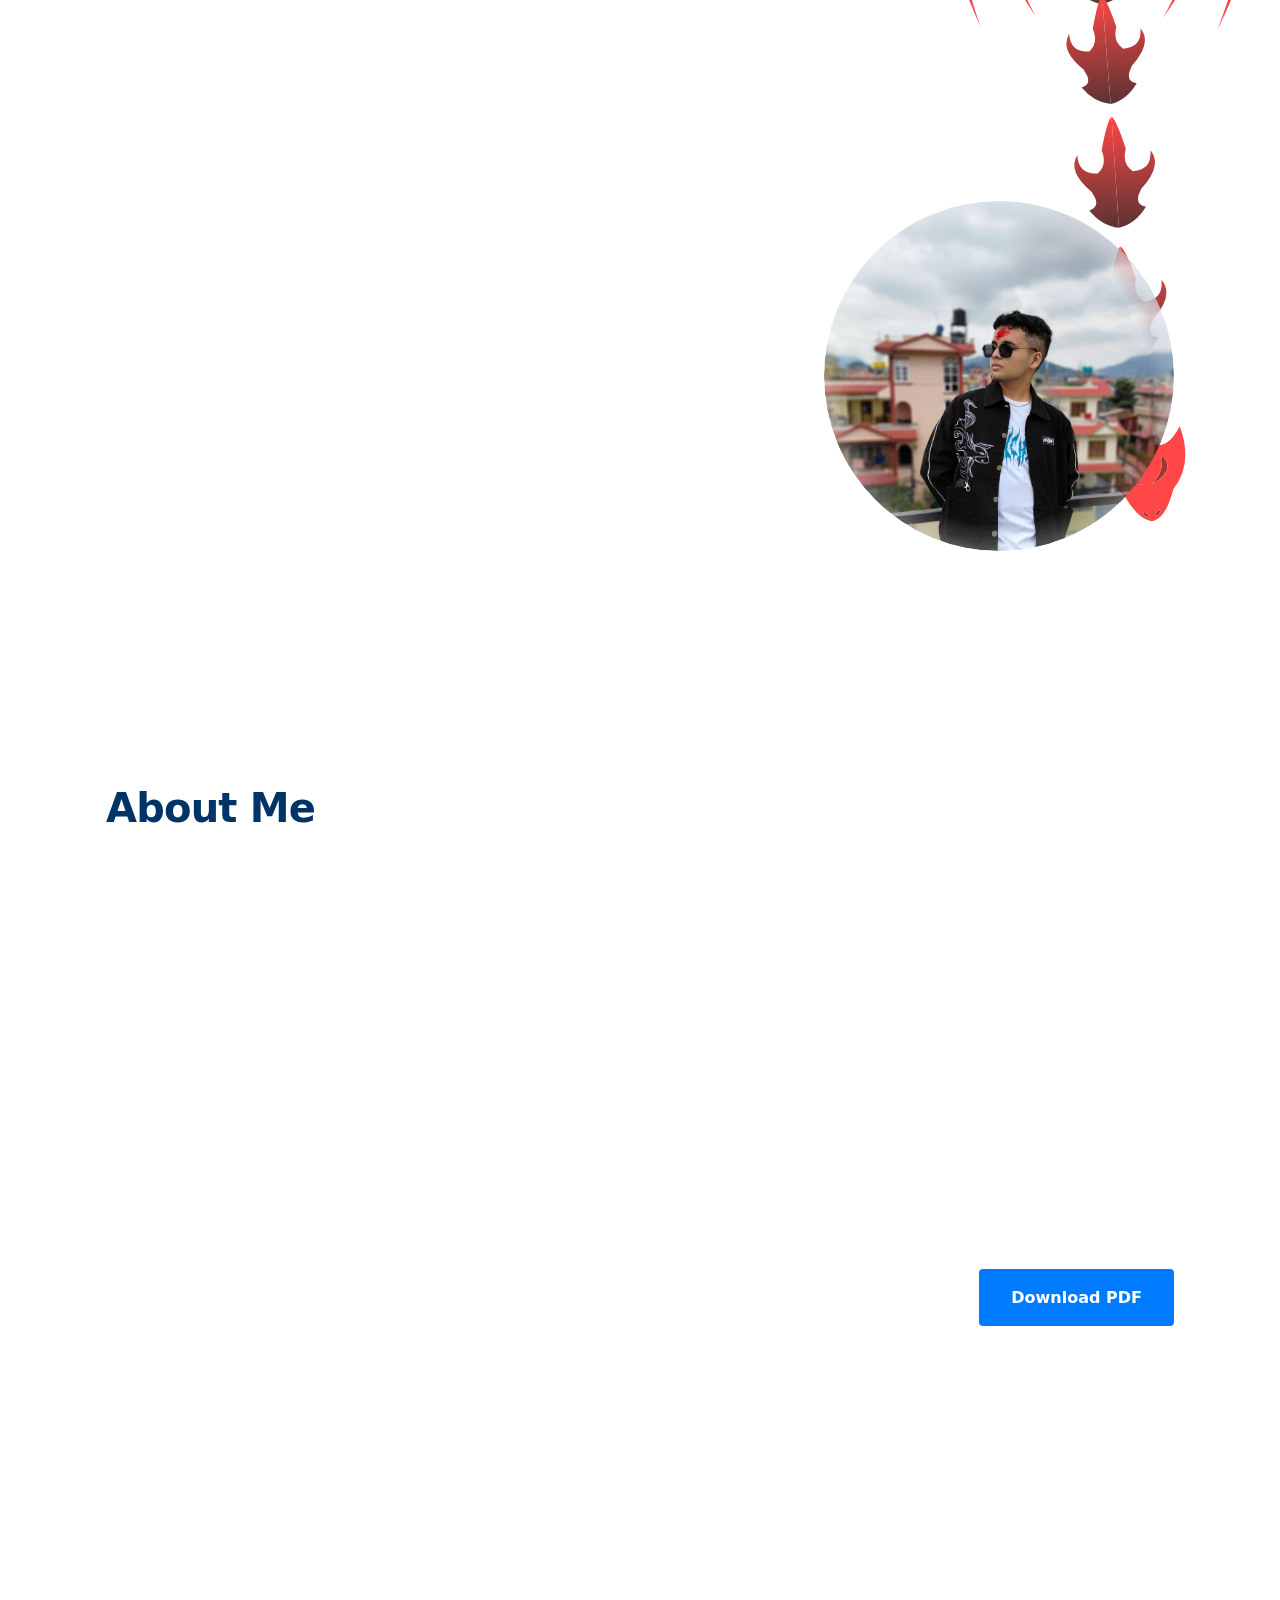
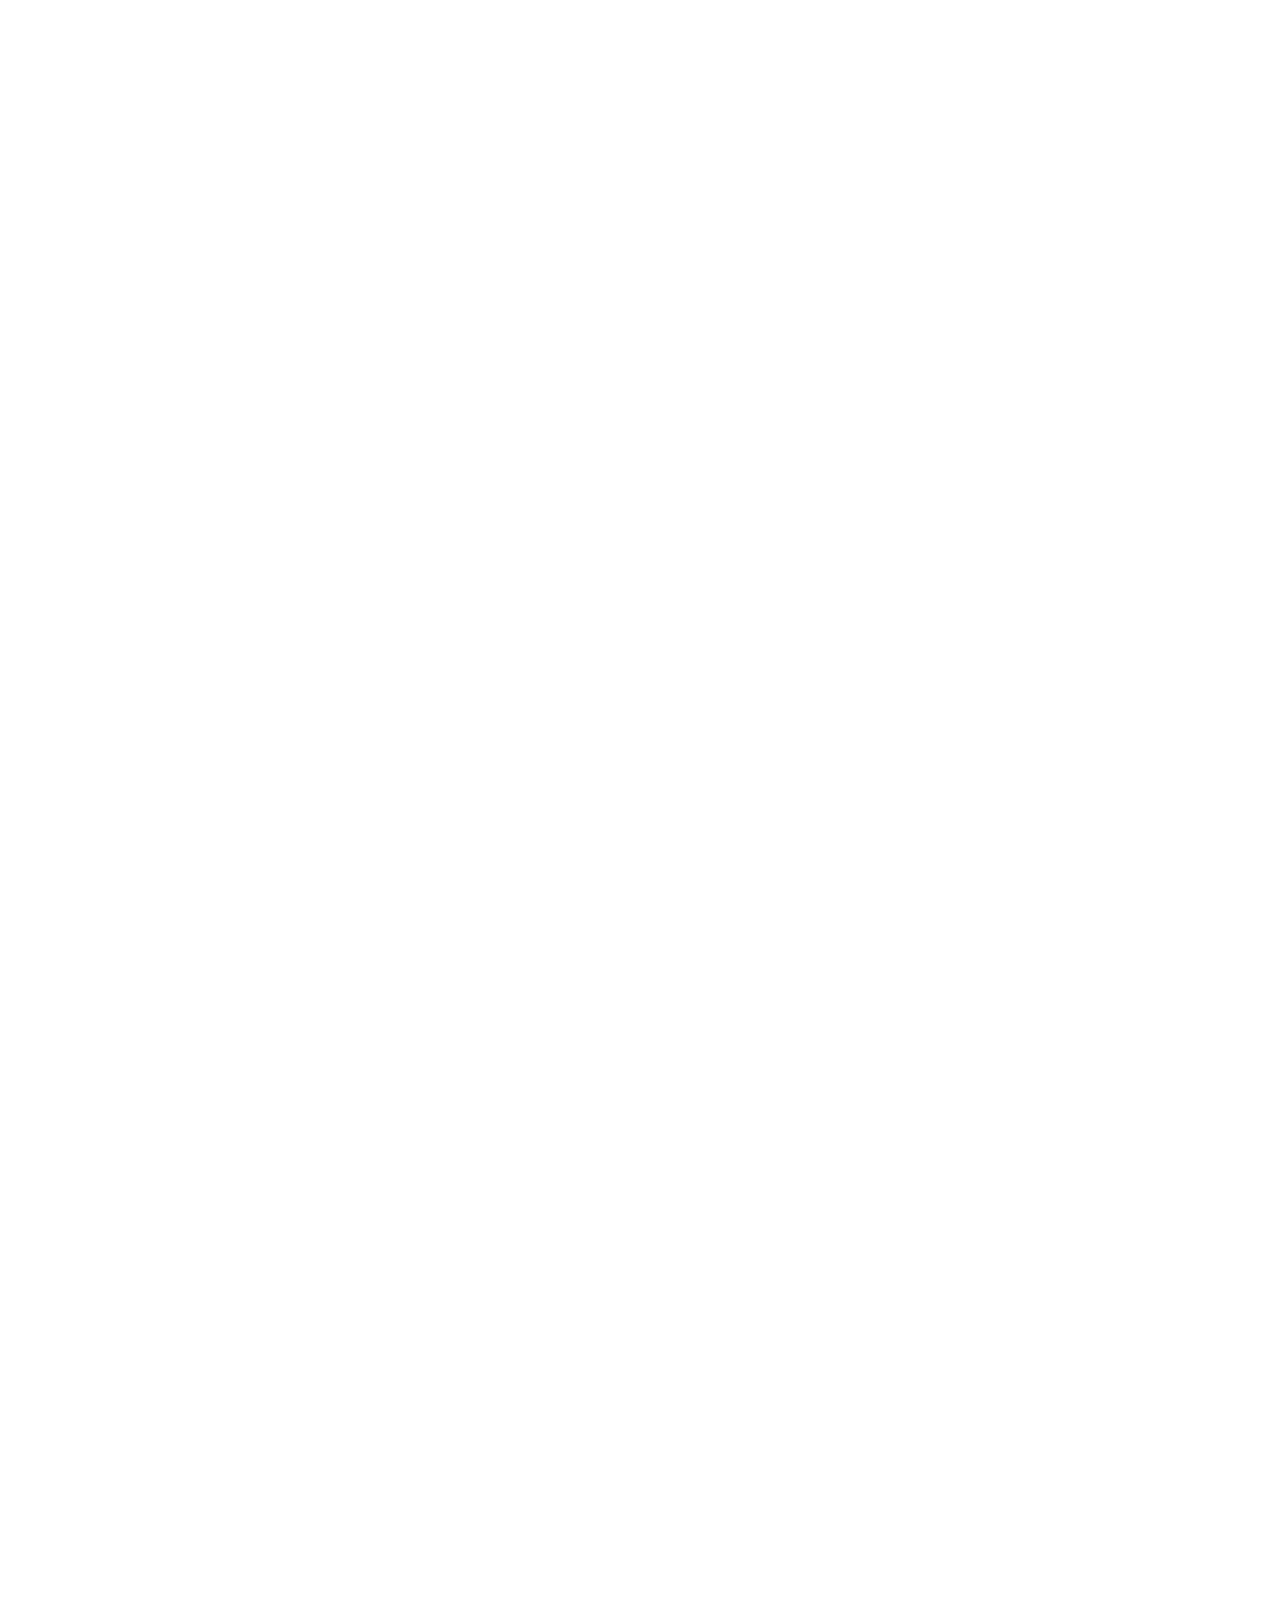
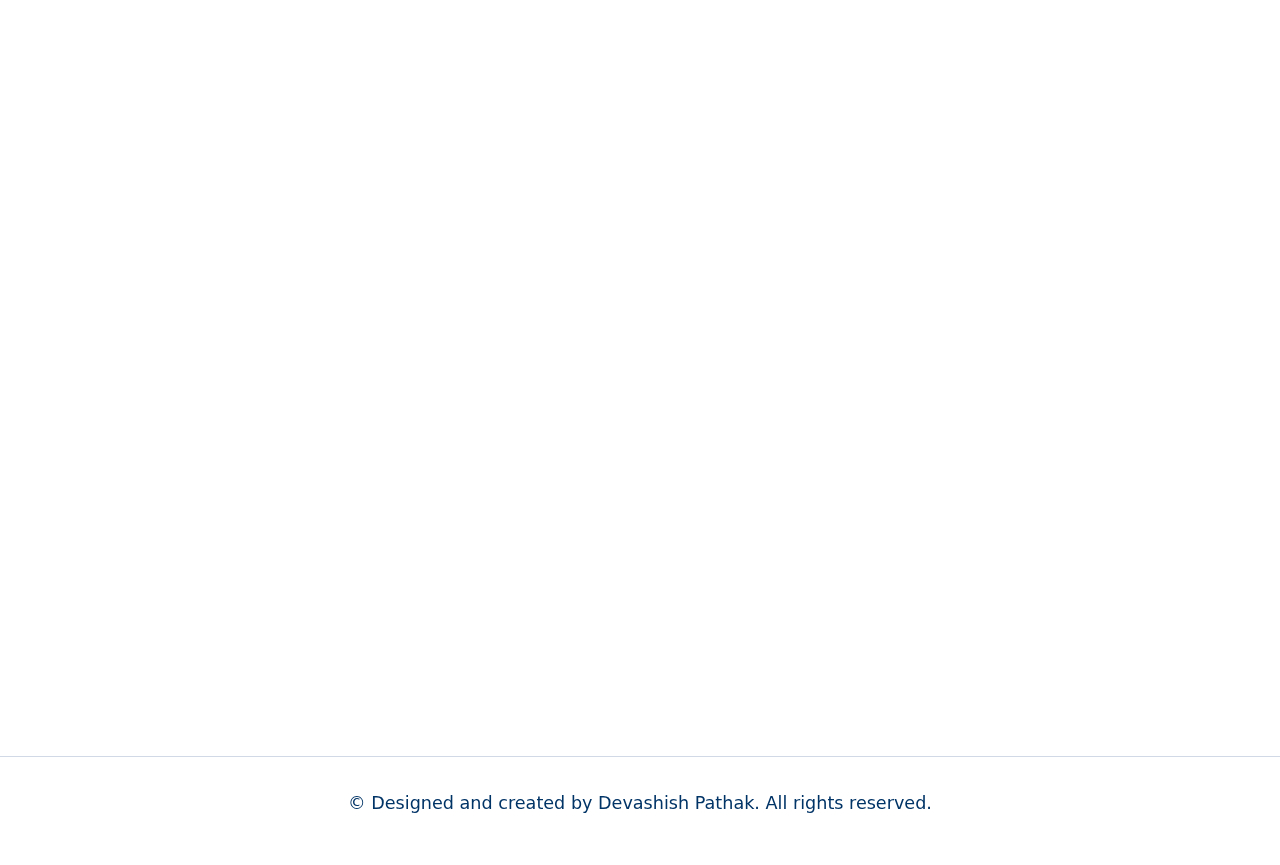
<file: index.html>
<!DOCTYPE html>
<html lang="en">

<head>
    <meta charset="UTF-8">
    <meta name="viewport" content="width=device-width, initial-scale=1.0">
    <title>Portfolio | Creative Developer</title>
    <meta name="description"
        content="Personal portfolio of a creative developer specializing in minimalist web design.">
    <link rel="stylesheet" href="css/style.css">
</head>

<body>

    <!-- Navigation -->
    <nav class="navbar fade-in">
        <div class="container">
            <a href="#" class="logo"></a>
            <ul class="nav-links">
                <li><a href="#about">About</a></li>
                <li><a href="#projects">Work</a></li>
                <li><a href="#contact">Contact</a></li>
                <li><a href="#resume" class="btn-res">Resume</a></li>
            </ul>
        </div>
    </nav>

    <!-- Hero Section -->
    <header id="hero" class="hero-section">


        <div class="container hero-content">
            <div class="hero-flex-wrapper">
                <div class="hero-text-content">
                    <h1 class="hero-title fade-in-up">
                        <span id="type-text-1"></span><br>
                        <span id="type-text-2" class="highlight"></span>
                        <span class="typing-cursor"></span>
                    </h1>
                    <p class="hero-subtitle fade-in-up delay-10">AI Developer & Research Learner</p>
                    <p class="hero-subtitle glow-anim delay-1">I am an AI Developer and Research Learner, driven by
                        curiosity and a passion for understanding intelligent systems.
                        I focus on building foundational skills, exploring practical applications, and continuously
                        expanding my knowledge in artificial intelligence.</p>
                    <a href="#projects" class="btn btn-primary fade-in-up delay-2">View My Work</a>
                </div>
                <div class="hero-image-container pop-up-anim delay-1">
                    <img src="assets/devashish.jpg" alt="Devashish Pathak" class="profile-img">
                </div>
            </div>
        </div>
    </header>
    <!-- About Section -->
    <section id="about" class="section">
        <div class="container hover-trigger">
            <h2 class="section-title animate-on-scroll">About Me</h2>
            <div class="about-content animate-on-scroll">
                <p>I am an aspiring artificial intelligence student with a deep fascination for understanding
                    intelligent systems, a curiosity that has guided me since childhood. From an early age, I found
                    myself drawn to problem-solving, patterns, and the ways in which humans and machines process
                    information. My interest in cognition and human behavior naturally led me to explore the
                    intersection of psychology and AI. I focus on continuous learning and hands-on exploration,
                    experimenting with projects that allow me to apply theoretical knowledge in practical ways. Each
                    step in my learning journey is guided by curiosity, discipline, and a desire to understand complex
                    systems deeply. I am passionate about developing foundational skills that can one day contribute to
                    building intelligent systems that are both effective and human-centric. Growth, reflection, and
                    experimentation remain central to my approach, driving me to constantly expand my knowledge and
                    capabilities.

                </p>

            </div>
        </div>
    </section>

    <!-- Resume Section -->
    <section id="resume" class="section">
        <div class="container hover-trigger">
            <div class="section-header">
                <h2 class="section-title animate-on-scroll">Resume</h2>
                <div class="resume-actions no-print">
                    <a href="#" class="btn btn-primary" onclick="window.print()">Download PDF</a>
                </div>
            </div>

            <div class="resume-container animate-on-scroll">
                <header class="resume-header">
                    <h3>Devashish Pathak</h3>
                    <p class="role">AI Developer & Research Learner</p>
                    <div class="resume-contact">
                        <span>Kirtipur-1, Kathmandu, Nepal</span> |
                        <a href="mailto:devashishadmission1@gmail.com">devashishadmission1@gmail.com</a>
                    </div>
                </header>

                <hr class="divider">

                <div class="resume-section">
                    <h3>Experience</h3>

                    <div class="resume-item">
                        <div class="item-header">
                            <h4>Senior Frontend Developer</h4>
                            <span class="date">2021 - Present</span>
                        </div>
                        <div class="company">Creative Studio</div>
                        <ul>
                            <li>Led development of award-winning web applications.</li>
                            <li>Mentored junior developers and established code quality standards.</li>
                            <li>Improved site performance by 40% through optimization.</li>
                        </ul>
                    </div>

                    <div class="resume-item">
                        <div class="item-header">
                            <h4>Web Designer</h4>
                            <span class="date">2018 - 2021</span>
                        </div>
                        <div class="company">Digital Agency</div>
                        <ul>
                            <li>Designed and built responsive websites for various clients.</li>
                            <li>Collaborated with UX teams to create intuitive interfaces.</li>
                        </ul>
                    </div>
                </div>

                <div class="resume-section">
                    <h3>Education</h3>
                    <div class="resume-item">
                        <div class="item-header">
                            <h4>Bachelor of Technology in Artificial Intelligence</h4>
                            <span class="date">2025-Present</span>
                        </div>
                        <div class="company">National Institute of Engineering and Technology(NIET), Purbanchal
                            University</div>
                    </div>

                    <div class="resume-item">
                        <div class="item-header">
                            <h4>+School Leaving Certificate (S.L.C)</h4>
                            <span class="date">2023-2025</span>
                        </div>
                        <div class="company">Kathmandu Model Secondary School</div>
                    </div>
                    <div class="resume-item">
                        <div class="item-header">
                            <h4>Secondary Education Examination (S.E.E)</h4>
                            <span class="date">2013-2023</span>
                        </div>
                        <div class="company">Api School</div>
                    </div>
                </div>

                <div class="resume-section">
                    <h3>Skills</h3>
                    <ul class="skills-list">
                        <li>HTML5 & CSS3</li>
                        <li>JavaScript (ES6+)</li>
                        <li>Responsive Design</li>
                        <li>Git & Version Control</li>
                        <li>UI/UX Principles</li>
                        <li>Accessibility (WCAG)</li>
                    </ul>
                </div>
            </div>
        </div>
    </section>



    <!-- Projects Section -->
    <section id="projects" class="section">
        <div class="container">
            <h2 class="section-title animate-on-scroll">Selected Works</h2>
            <div class="projects-grid">
                <!-- Project 1 -->
                <article class="project-card animate-on-scroll">
                    <div class="project-info">
                        <h3>Blogs</h3>
                        <p>This blog is a collection of my thoughts and learnings as an AI student and psychology
                            enthusiast. I share posts on the latest trends in artificial intelligence, along with simple
                            explanations, opinions, and notes from my psychology studies. It’s a space where I document
                            what I’m learning, exploring both technology and the human mind in an easy, approachable
                            way.</p>

                        <a href="blog.html" class="link-arrow">View Project &rarr;</a>
                    </div>
                </article>

                <!-- Project 2 -->
                <article class="project-card animate-on-scroll">
                    <div class="project-info">
                        <h3>Photo Gallery</h3>
                        <p>This photo gallery is a collection of scenes, objects, and everyday moments that caught my
                            attention over time. I don’t focus on people, but on environments, details, and compositions
                            that feel interesting or structured. Photography has been a long-standing interest of mine
                            since childhood, and this space simply brings together images I’ve chosen to observe and
                            document.</p>

                        <a href="gallery.html" class="link-arrow">View Project &rarr;</a>
                    </div>
                </article>

                <!-- Project 3 -->
                <article class="project-card animate-on-scroll">
                    <div class="project-info">
                        <h3>AI Workshop</h3>
                        <p>A portal of all the AI projects I've created till date. This section serves as a lab notebook
                            and showcase for my experiments with neural networks, natural language processing, and
                            computer vision systems.</p>

                        <a href="ai-workshop.html" class="link-arrow">View Project &rarr;</a>
                    </div>
                </article>


            </div>
        </div>
    </section>

    <!-- Contact Section -->
    <section id="contact" class="section">
        <div class="container">
            <h2 class="section-title animate-on-scroll">Get In Touch</h2>
            <div class="contact-content animate-on-scroll">
                <p>Interested in working together? Feel free to reach out.</p>
                <a href="mailto:devashishadmission1@gmail.com" class="email-link">devashishadmission1@example.com</a>

                <div class="social-links">
                    <a href="https://x.com/dewaxishbm" target="_blank" rel="noopener noreferrer">Twitter</a>
                    <a href="https://github.com/devashishadmission1-svg" target="_blank"
                        rel="noopener noreferrer">GitHub</a>
                    <a href="https://www.linkedin.com/in/devashish-pathak-52a3b330b/" target="_blank"
                        rel="noopener noreferrer">LinkedIn</a>
                </div>
            </div>
        </div>
    </section>

    <!-- Footer -->
    <footer>
        <div class="container">
            <p><a href="login.html" class="hidden-login">&copy;</a> Designed and created by Devashish
                Pathak. All rights
                reserved.</p>
        </div>
    </footer>

    <!-- Dragon Background -->
    <div class="dragon-container">
        <svg id="dragon-svg" viewBox="0 0 800 600" preserveAspectRatio="xMidYMid slice">
            <defs>
                <g id="Cabeza" transform="matrix(1, 0, 0, 1, 0, 0)">
                    <path style="fill:#8a0000;fill-opacity:1"
                        d="M-28.9,-1.1L-28.55 -1.95Q-28.1 -3.1 -27.25 -2.95L-26.7 -2.95Q-27.7 -1.65 -28.9 -1.1M-18.35,-1.8Q-15.1 -10.3 -9.6 -6.05Q-15.1 -6.2 -18.35 -1.8M-18.35,1.1Q-15.1 5.45 -9.6 5.35Q-15.1 9.55 -18.35 1.1M-26.7,2.2L-27.25 2.25Q-28.1 2.4 -28.55 1.2L-28.9 0.35Q-27.7 0.9 -26.7 2.2" />
                    <path style="fill:#ff1a1a;fill-opacity:1"
                        d="M-21.05,-8.25Q-13.6 -15.95 -1.3 -12.1Q-7.85 -8.5 -5.85 -4.35Q-2.3 -4.85 10.5 0.15Q0 4.35 -5.85 3.65Q-7.85 7.75 -1.25 12.45Q-13.6 15.2 -21.05 7.5Q-29.55 4.05 -30.2 -0.35Q-29.55 -4.8 -21.05 -8.25M-26.7,-2.95L-27.25 -2.95Q-28.1 -3.1 -28.55 -1.95L-28.9 -1.1Q-27.7 -1.65 -26.7 -2.95M-9.6,-6.05Q-15.1 -10.3 -18.35 -1.8Q-15.1 -6.2 -9.6 -6.05M-9.6,5.35Q-15.1 5.45 -18.35 1.1Q-15.1 9.55 -9.6 5.35M-28.9,0.35L-28.55 1.2Q-28.1 2.4 -27.25 2.25L-26.7 2.2Q-27.7 0.9 -28.9 0.35" />
                </g>
                <g id="Aletas" transform="matrix(1, 0, 0, 1, 0, 0)">
                    <linearGradient id="LinearGradID_1" gradientUnits="userSpaceOnUse"
                        gradientTransform="matrix(0.0935974, 0, 0, 0.188782, -20.55, 0)" spreadMethod="pad" x1="-819.2"
                        y1="0" x2="819.2" y2="0">
                        <stop offset="0" style="stop-color:#330000;stop-opacity:1" />
                        <stop offset="1" style="stop-color:#ff1a1a;stop-opacity:1" />
                    </linearGradient>
                    <path style="fill:url(#LinearGradID_1) "
                        d="M29.75,-36.85Q-17.75 -61.45 -42.05 -40.95L-45.35 -38.35L-53.7 -41.15L-51.15 -44.85Q-34.85 -68.4 21 -57.8Q-32.2 -72.1 -50.25 -50Q-53.85 -45.65 -56.05 -41.95L-64.7 -43.35L-60.6 -50.3Q-45.9 -75.55 5.1 -79.35Q-2.2 -79.8 -9.45 -79.15Q-16.2 -78.55 -22.85 -77.15Q-29.85 -75.65 -36.5 -73Q-43.05 -70.4 -48.8 -66.85Q-54.55 -63.35 -56.8 -60.3L-60.5 -55.4Q-62.95 -52.1 -67 -43.55L-70.55 -43.55L-76.35 -42.95Q-74.6 -49.1 -71.85 -54.85Q-68.9 -61.25 -64.8 -67.1Q-60.8 -73 -55.45 -77.55Q-49.9 -82.35 -43.65 -85.85L-30.6 -92.7Q-24.05 -95.95 -17 -98.25Q-63.75 -86.35 -73.65 -57.1Q-75.75 -50.75 -77.45 -42.75Q-82.9 -41.75 -88 -39.65Q-87.65 -46.65 -86.3 -53.05Q-79.8 -89.8 -36.65 -117.2Q-80.65 -94.5 -87.55 -59.55Q-88.65 -54.15 -88.95 -39.4L-89.8 -38.85L-92.7 -37.6Q-93.75 -44.35 -94.1 -51.15Q-94.4 -58.2 -93.25 -65.1Q-92.15 -72.5 -90.05 -79.65Q-88.05 -86.55 -85 -93Q-82.1 -99.3 -78.45 -105.15Q-74.6 -111.35 -70.25 -117.25Q-65.95 -123.1 -61.1 -128.55Q-70.3 -119.35 -77.9 -108.7Q-86 -97.3 -90.8 -84.05Q-95.8 -70.5 -96 -56.15Q-96.1 -46 -94.05 -36.05L-93.25 -31.55Q-93.5 -35.65 -92.35 -36Q-79.85 -42 -66.6 -40.45Q-52.45 -38.85 -39.2 -33.25Q-28.3 -29.9 -21.25 -24.15Q-17.8 -23.3 -8.6 -15.6Q-12.1 -20.75 -16.75 -24.5Q-24.55 -30.7 -34.25 -34.05L-42.55 -37Q-38.9 -41.25 -31.5 -43.25Q-24.05 -45.3 -16.2 -46.3Q-8.35 -47.35 -1 -46Q5.95 -44.75 12.75 -42.85Q19.85 -40.9 29.75 -36.85M-92.45,-27.35L-94.95 -36.25Q-109.7 -105 -27.95 -154.65Q-98.65 -103.8 -91.75 -39.4L-89.95 -40.2Q-92.2 -105.25 -5.6 -130.9Q-78.8 -99.95 -87.45 -40.9Q-83.15 -42.95 -78.45 -43.95Q-70 -101.3 17.65 -103.8Q-56.9 -93.4 -74.5 -44.55L-67.4 -45.45Q-49.1 -94.95 39.25 -75.65Q-36.75 -84.35 -62.25 -44.25L-57.3 -43.6Q-31.65 -86.5 56.15 -46.05Q-20.3 -73.35 -51.35 -41.7L-45.95 -39.75Q-17.85 -71.35 51.85 -24.8Q-8.7 -56.4 -39.75 -37.05Q-28.15 -34.05 -14.25 -24.45Q-8.6 -19.85 -5.8 -16.95Q5.95 -2.4 20 0Q5.95 2.4 -5.8 16.95Q-8.6 19.85 -14.25 24.45Q-28.15 34.05 -39.75 37.05Q-8.7 56.4 51.85 24.8Q-17.85 71.35 -45.95 39.75L-51.35 41.7Q-20.3 73.35 56.15 46.1Q-31.65 86.5 -57.3 43.65L-62.25 44.3Q-36.75 84.35 39.25 75.7Q-49.1 94.95 -67.4 45.5L-74.5 44.6Q-56.9 93.4 17.65 103.85Q-70 101.3 -78.45 43.95Q-83.15 42.95 -87.45 40.9Q-78.8 99.95 -5.6 130.9Q-92.2 105.25 -89.95 40.25L-91.75 39.4Q-98.65 103.8 -27.95 154.65Q-109.7 105 -94.95 36.3L-92.45 27.35Q-93.05 33.9 -92.05 34.75Q-91.1 35.55 -88.95 36.7L-87.95 37Q-83.7 38.25 -79.05 38.8L-77.25 38.95Q-72.55 39.3 -67.5 38.85L-65.45 38.65Q-44.4 36.05 -17.8 19.6Q-9.9 12.8 -15.15 4.4Q-18.15 3.15 -19 0Q-18.15 -3.15 -15.15 -4.4Q-9.9 -12.8 -17.8 -19.6L-17.8 -19.55Q-44.4 -36.05 -65.45 -38.6L-67.5 -38.8Q-72.55 -39.3 -77.25 -38.95L-79.05 -38.75Q-83.7 -38.25 -87.95 -36.95L-88.95 -36.65Q-91.1 -35.55 -92.05 -34.7Q-93.05 -33.9 -92.45 -27.35M-8.6,15.6Q-17.8 23.3 -21.25 24.2Q-28.3 29.9 -39.2 33.3Q-52.45 38.85 -66.6 40.5Q-79.85 42 -92.35 36Q-93.5 35.65 -93.25 31.55L-94.05 36.1Q-96.1 46.05 -96 56.15Q-95.8 70.5 -90.8 84.1Q-86 97.3 -77.9 108.75Q-70.3 119.35 -61.1 128.6Q-65.95 123.1 -70.25 117.25Q-74.6 111.35 -78.45 105.15Q-82.1 99.3 -85 93Q-88.05 86.55 -90.05 79.7Q-92.15 72.5 -93.25 65.1Q-94.4 58.2 -94.1 51.2Q-93.75 44.35 -92.7 37.6L-89.8 38.9L-88.95 39.45Q-88.65 54.15 -87.55 59.55Q-80.65 94.5 -36.65 117.25Q-79.8 89.8 -86.3 53.1Q-87.65 46.65 -88 39.65Q-82.9 41.75 -77.45 42.75Q-75.75 50.75 -73.65 57.15Q-63.75 86.35 -17 98.3Q-24.05 95.95 -30.6 92.75L-43.65 85.9Q-49.9 82.35 -55.45 77.6Q-60.8 73 -64.8 67.15Q-68.9 61.25 -71.85 54.85Q-74.6 49.1 -76.35 42.95L-70.55 43.6L-67 43.6Q-62.95 52.1 -60.5 55.4L-56.8 60.35Q-54.55 63.35 -48.8 66.9Q-43.05 70.4 -36.5 73Q-29.85 75.65 -22.85 77.15Q-16.2 78.55 -9.45 79.15Q-2.2 79.8 5.1 79.35Q-45.9 75.55 -60.6 50.3L-64.7 43.4L-56.05 41.95Q-53.85 45.65 -50.25 50Q-32.2 72.1 21 57.85Q-34.85 68.4 -51.15 44.85L-53.7 41.2L-45.35 38.35L-42.05 40.95Q-17.75 61.45 29.75 36.85Q19.85 40.9 12.75 42.9Q5.95 44.75 -1 46Q-8.35 47.35 -16.2 46.35Q-24.05 45.3 -31.5 43.3Q-38.9 41.25 -42.55 37.05L-34.25 34.05Q-24.55 30.7 -16.75 24.5Q-12.1 20.75 -8.6 15.6" />
                </g>
                <g id="Espina" transform="matrix(1, 0, 0, 1, 0, 0)">
                    <linearGradient id="LinearGradID_2" gradientUnits="userSpaceOnUse"
                        gradientTransform="matrix(0.0229492, 0, 0, -0.0152893, 0, 0.05)" spreadMethod="pad" x1="-819.2"
                        y1="0" x2="819.2" y2="0">
                        <stop offset="0" style="stop-color:#330000;stop-opacity:1" />
                        <stop offset="1" style="stop-color:#ff1a1a;stop-opacity:1" />
                    </linearGradient>
                    <path style="fill:url(#LinearGradID_2) "
                        d="M-18.8,0Q-17.85 -5.7 -12.3 -9.6Q-11.2 -5.35 -6.5 -8.25L-6.45 -8.2L-6.2 -8.3Q1.25 -16.25 6.65 -12.4Q0.05 -12.55 0 -5.95Q2.7 -2.4 7.75 -4.1Q18 -1.45 18.8 0L-18.8 0" />
                    <linearGradient id="LinearGradID_3" gradientUnits="userSpaceOnUse"
                        gradientTransform="matrix(0.0229492, 0, 0, 0.0152893, 0, -0.05)" spreadMethod="pad" x1="-819.2"
                        y1="0" x2="819.2" y2="0">
                        <stop offset="0" style="stop-color:#330000;stop-opacity:1" />
                        <stop offset="1" style="stop-color:#ff1a1a;stop-opacity:1" />
                    </linearGradient>
                    <path style="fill:url(#LinearGradID_3) "
                        d="M18.8,0Q18 1.45 7.75 4.1Q2.7 2.4 0 5.95Q0.05 12.55 6.65 12.4Q1.25 16.25 -6.2 8.35Q-6.35 8.25 -6.45 8.25L-6.5 8.25Q-11.2 5.35 -12.3 9.6Q-17.85 5.7 -18.8 0L18.8 0" />
                </g>
            </defs>
            <g id="dragon-screen"></g>
        </svg>
    </div>

    <script src="js/main.js"></script>
</body>

</html>
</file>
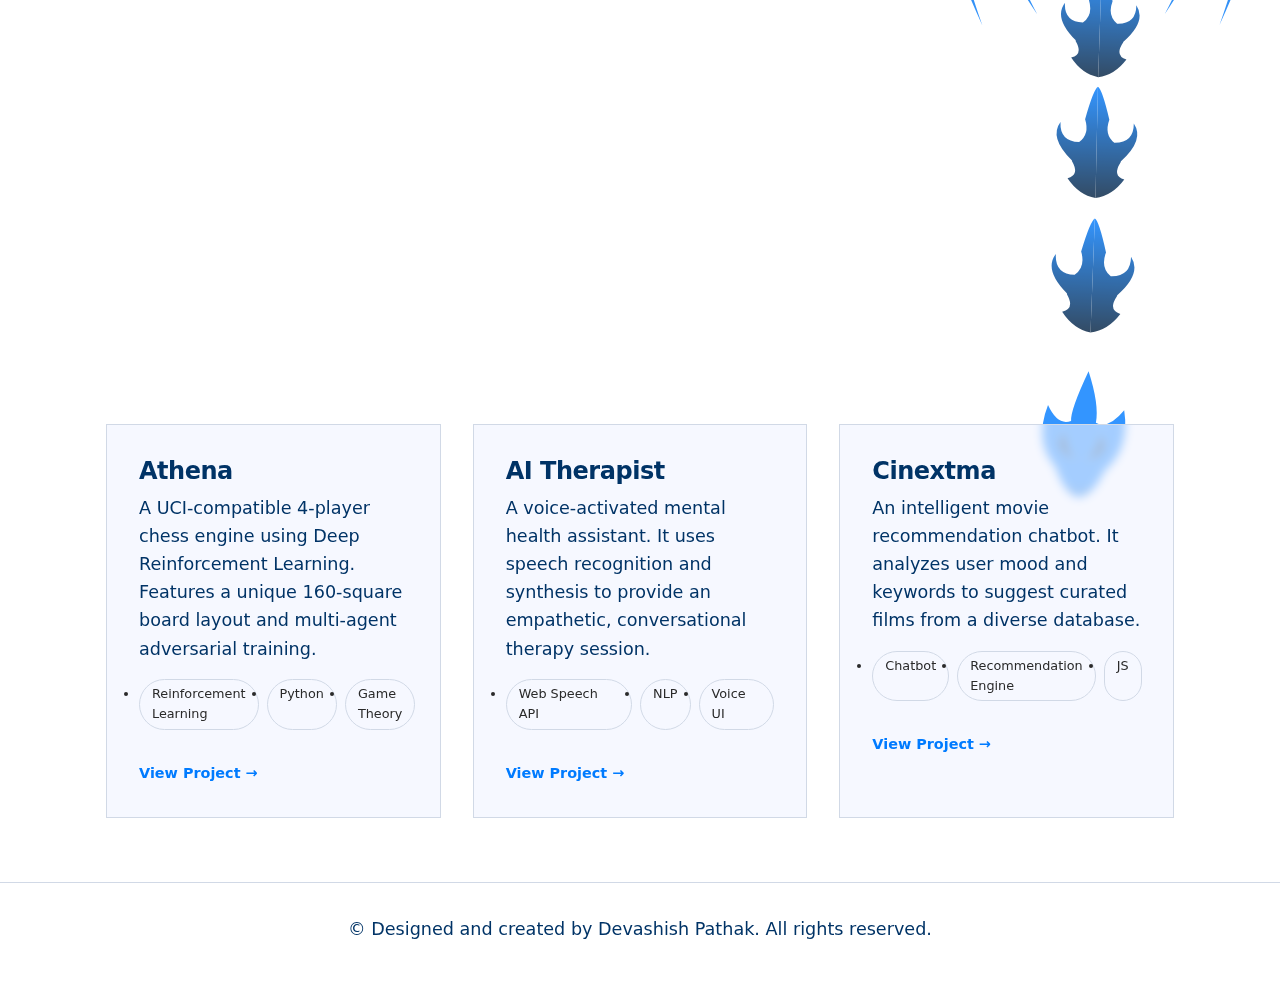
<file: ai-workshop.html>
<!DOCTYPE html>
<html lang="en">

<head>
    <meta charset="UTF-8">
    <meta name="viewport" content="width=device-width, initial-scale=1.0">
    <title>AI Workshop | Devashish Pathak</title>
    <meta name="description" content="A portal of my AI projects and experiments.">
    <link rel="stylesheet" href="css/style.css">
</head>

<body>

    <!-- Navigation -->
    <nav class="navbar fade-in">
        <div class="container">
            <a href="index.html" class="logo">Port.</a>
            <ul class="nav-links">
                <li><a href="index.html#about">About</a></li>
                <li><a href="index.html#projects">Work</a></li>
                <li><a href="index.html#contact">Contact</a></li>
                <li><a href="index.html#resume" class="btn-res">Resume</a></li>
            </ul>
        </div>
    </nav>

    <header class="hero-section" style="min-height: 40vh;">
        <div class="container">
            <h1 class="hero-title fade-in-up">AI Workshop</h1>
            <p class="hero-subtitle fade-in-up delay-10">A portal of all the AI projects I've created till date.</p>
        </div>
    </header>

    <section class="section">
        <div class="container">
            <div class="projects-grid animate-on-scroll">

                <!-- Project 1: Athena -->
                <article class="project-card">
                    <div class="project-info">
                        <h3>Athena</h3>
                        <p>A UCI-compatible 4-player chess engine using Deep Reinforcement Learning. Features a unique
                            160-square board layout and multi-agent adversarial training.</p>
                        <div class="tags">
                            <li>Reinforcement Learning</li>
                            <li>Python</li>
                            <li>Game Theory</li>
                        </div>
                        <a href="project-athena.html" class="link-arrow">View Project &rarr;</a>
                    </div>
                </article>

                <!-- Project 2: AI Therapist -->
                <article class="project-card">
                    <div class="project-info">
                        <h3>AI Therapist</h3>
                        <p>A voice-activated mental health assistant. It uses speech recognition and synthesis to
                            provide an empathetic, conversational therapy session.</p>
                        <div class="tags">
                            <li>Web Speech API</li>
                            <li>NLP</li>
                            <li>Voice UI</li>
                        </div>
                        <a href="project-therapist.html" class="link-arrow">View Project &rarr;</a>
                    </div>
                </article>

                <!-- Project 3: Cinextma -->
                <article class="project-card">
                    <div class="project-info">
                        <h3>Cinextma</h3>
                        <p>An intelligent movie recommendation chatbot. It analyzes user mood and keywords to suggest
                            curated films from a diverse database.</p>
                        <div class="tags">
                            <li>Chatbot</li>
                            <li>Recommendation Engine</li>
                            <li>JS</li>
                        </div>
                        <a href="project-cinextma.html" class="link-arrow">View Project &rarr;</a>
                    </div>
                </article>

            </div>
        </div>
    </section>

    <!-- Footer -->
    <footer>
        <div class="container">
            <p><a href="login.html" class="hidden-login">&copy;</a> Designed and created by Devashish Pathak. All rights
                reserved.</p>
        </div>
    </footer>

    <!-- Dragon Background -->
    <div class="dragon-container">
        <svg id="dragon-svg" viewBox="0 0 800 600" preserveAspectRatio="xMidYMid slice">
            <defs>
                <g id="Cabeza" transform="matrix(1, 0, 0, 1, 0, 0)">
                    <path style="fill:#003366;fill-opacity:1"
                        d="M-28.9,-1.1L-28.55 -1.95Q-28.1 -3.1 -27.25 -2.95L-26.7 -2.95Q-27.7 -1.65 -28.9 -1.1M-18.35,-1.8Q-15.1 -10.3 -9.6 -6.05Q-15.1 -6.2 -18.35 -1.8M-18.35,1.1Q-15.1 5.45 -9.6 5.35Q-15.1 9.55 -18.35 1.1M-26.7,2.2L-27.25 2.25Q-28.1 2.4 -28.55 1.2L-28.9 0.35Q-27.7 0.9 -26.7 2.2" />
                    <path style="fill:#007bff;fill-opacity:1"
                        d="M-21.05,-8.25Q-13.6 -15.95 -1.3 -12.1Q-7.85 -8.5 -5.85 -4.35Q-2.3 -4.85 10.5 0.15Q0 4.35 -5.85 3.65Q-7.85 7.75 -1.25 12.45Q-13.6 15.2 -21.05 7.5Q-29.55 4.05 -30.2 -0.35Q-29.55 -4.8 -21.05 -8.25M-26.7,-2.95L-27.25 -2.95Q-28.1 -3.1 -28.55 -1.95L-28.9 -1.1Q-27.7 -1.65 -26.7 -2.95M-9.6,-6.05Q-15.1 -10.3 -18.35 -1.8Q-15.1 -6.2 -9.6 -6.05M-9.6,5.35Q-15.1 5.45 -18.35 1.1Q-15.1 9.55 -9.6 5.35M-28.9,0.35L-28.55 1.2Q-28.1 2.4 -27.25 2.25L-26.7 2.2Q-27.7 0.9 -28.9 0.35" />
                </g>
                <g id="Aletas" transform="matrix(1, 0, 0, 1, 0, 0)">
                    <linearGradient id="LinearGradID_1" gradientUnits="userSpaceOnUse"
                        gradientTransform="matrix(0.0935974, 0, 0, 0.188782, -20.55, 0)" spreadMethod="pad" x1="-819.2"
                        y1="0" x2="819.2" y2="0">
                        <stop offset="0" style="stop-color:#001f3f;stop-opacity:1" />
                        <stop offset="1" style="stop-color:#007bff;stop-opacity:1" />
                    </linearGradient>
                    <path style="fill:url(#LinearGradID_1) "
                        d="M29.75,-36.85Q-17.75 -61.45 -42.05 -40.95L-45.35 -38.35L-53.7 -41.15L-51.15 -44.85Q-34.85 -68.4 21 -57.8Q-32.2 -72.1 -50.25 -50Q-53.85 -45.65 -56.05 -41.95L-64.7 -43.35L-60.6 -50.3Q-45.9 -75.55 5.1 -79.35Q-2.2 -79.8 -9.45 -79.15Q-16.2 -78.55 -22.85 -77.15Q-29.85 -75.65 -36.5 -73Q-43.05 -70.4 -48.8 -66.85Q-54.55 -63.35 -56.8 -60.3L-60.5 -55.4Q-62.95 -52.1 -67 -43.55L-70.55 -43.55L-76.35 -42.95Q-74.6 -49.1 -71.85 -54.85Q-68.9 -61.25 -64.8 -67.1Q-60.8 -73 -55.45 -77.55Q-49.9 -82.35 -43.65 -85.85L-30.6 -92.7Q-24.05 -95.95 -17 -98.25Q-63.75 -86.35 -73.65 -57.1Q-75.75 -50.75 -77.45 -42.75Q-82.9 -41.75 -88 -39.65Q-87.65 -46.65 -86.3 -53.05Q-79.8 -89.8 -36.65 -117.2Q-80.65 -94.5 -87.55 -59.55Q-88.65 -54.15 -88.95 -39.4L-89.8 -38.85L-92.7 -37.6Q-93.75 -44.35 -94.1 -51.15Q-94.4 -58.2 -93.25 -65.1Q-92.15 -72.5 -90.05 -79.65Q-88.05 -86.55 -85 -93Q-82.1 -99.3 -78.45 -105.15Q-74.6 -111.35 -70.25 -117.25Q-65.95 -123.1 -61.1 -128.55Q-70.3 -119.35 -77.9 -108.7Q-86 -97.3 -90.8 -84.05Q-95.8 -70.5 -96 -56.15Q-96.1 -46 -94.05 -36.05L-93.25 -31.55Q-93.5 -35.65 -92.35 -36Q-79.85 -42 -66.6 -40.45Q-52.45 -38.85 -39.2 -33.25Q-28.3 -29.9 -21.25 -24.15Q-17.8 -23.3 -8.6 -15.6Q-12.1 -20.75 -16.75 -24.5Q-24.55 -30.7 -34.25 -34.05L-42.55 -37Q-38.9 -41.25 -31.5 -43.25Q-24.05 -45.3 -16.2 -46.3Q-8.35 -47.35 -1 -46Q5.95 -44.75 12.75 -42.85Q19.85 -40.9 29.75 -36.85M-92.45,-27.35L-94.95 -36.25Q-109.7 -105 -27.95 -154.65Q-98.65 -103.8 -91.75 -39.4L-89.95 -40.2Q-92.2 -105.25 -5.6 -130.9Q-78.8 -99.95 -87.45 -40.9Q-83.15 -42.95 -78.45 -43.95Q-70 -101.3 17.65 -103.8Q-56.9 -93.4 -74.5 -44.55L-67.4 -45.45Q-49.1 -94.95 39.25 -75.65Q-36.75 -84.35 -62.25 -44.25L-57.3 -43.6Q-31.65 -86.5 56.15 -46.05Q-20.3 -73.35 -51.35 -41.7L-45.95 -39.75Q-17.85 -71.35 51.85 -24.8Q-8.7 -56.4 -39.75 -37.05Q-28.15 -34.05 -14.25 -24.45Q-8.6 -19.85 -5.8 -16.95Q5.95 -2.4 20 0Q5.95 2.4 -5.8 16.95Q-8.6 19.85 -14.25 24.45Q-28.15 34.05 -39.75 37.05Q-8.7 56.4 51.85 24.8Q-17.85 71.35 -45.95 39.75L-51.35 41.7Q-20.3 73.35 56.15 46.1Q-31.65 86.5 -57.3 43.65L-62.25 44.3Q-36.75 84.35 39.25 75.7Q-49.1 94.95 -67.4 45.5L-74.5 44.6Q-56.9 93.4 17.65 103.85Q-70 101.3 -78.45 43.95Q-83.15 42.95 -87.45 40.9Q-78.8 99.95 -5.6 130.9Q-92.2 105.25 -89.95 40.25L-91.75 39.4Q-98.65 103.8 -27.95 154.65Q-109.7 105 -94.95 36.3L-92.45 27.35Q-93.05 33.9 -92.05 34.75Q-91.1 35.55 -88.95 36.7L-87.95 37Q-83.7 38.25 -79.05 38.8L-77.25 38.95Q-72.55 39.3 -67.5 38.85L-65.45 38.65Q-44.4 36.05 -17.8 19.6Q-9.9 12.8 -15.15 4.4Q-18.15 3.15 -19 0Q-18.15 -3.15 -15.15 -4.4Q-9.9 -12.8 -17.8 -19.6L-17.8 -19.55Q-44.4 -36.05 -65.45 -38.6L-67.5 -38.8Q-72.55 -39.3 -77.25 -38.95L-79.05 -38.75Q-83.7 -38.25 -87.95 -36.95L-88.95 -36.65Q-91.1 -35.55 -92.05 -34.7Q-93.05 -33.9 -92.45 -27.35M-8.6,15.6Q-17.8 23.3 -21.25 24.2Q-28.3 29.9 -39.2 33.3Q-52.45 38.85 -66.6 40.5Q-79.85 42 -92.35 36Q-93.5 35.65 -93.25 31.55L-94.05 36.1Q-96.1 46.05 -96 56.15Q-95.8 70.5 -90.8 84.1Q-86 97.3 -77.9 108.75Q-70.3 119.35 -61.1 128.6Q-65.95 123.1 -70.25 117.25Q-74.6 111.35 -78.45 105.15Q-82.1 99.3 -85 93Q-88.05 86.55 -90.05 79.7Q-92.15 72.5 -93.25 65.1Q-94.4 58.2 -94.1 51.2Q-93.75 44.35 -92.7 37.6L-89.8 38.9L-88.95 39.45Q-88.65 54.15 -87.55 59.55Q-80.65 94.5 -36.65 117.25Q-79.8 89.8 -86.3 53.1Q-87.65 46.65 -88 39.65Q-82.9 41.75 -77.45 42.75Q-75.75 50.75 -73.65 57.15Q-63.75 86.35 -17 98.3Q-24.05 95.95 -30.6 92.75L-43.65 85.9Q-49.9 82.35 -55.45 77.6Q-60.8 73 -64.8 67.15Q-68.9 61.25 -71.85 54.85Q-74.6 49.1 -76.35 42.95L-70.55 43.6L-67 43.6Q-62.95 52.1 -60.5 55.4L-56.8 60.35Q-54.55 63.35 -48.8 66.9Q-43.05 70.4 -36.5 73Q-29.85 75.65 -22.85 77.15Q-16.2 78.55 -9.45 79.15Q-2.2 79.8 5.1 79.35Q-45.9 75.55 -60.6 50.3L-64.7 43.4L-56.05 41.95Q-53.85 45.65 -50.25 50Q-32.2 72.1 21 57.85Q-34.85 68.4 -51.15 44.85L-53.7 41.2L-45.35 38.35L-42.05 40.95Q-17.75 61.45 29.75 36.85Q19.85 40.9 12.75 42.9Q5.95 44.75 -1 46Q-8.35 47.35 -16.2 46.35Q-24.05 45.3 -31.5 43.3Q-38.9 41.25 -42.55 37.05L-34.25 34.05Q-24.55 30.7 -16.75 24.5Q-12.1 20.75 -8.6 15.6" />
                </g>
                <g id="Espina" transform="matrix(1, 0, 0, 1, 0, 0)">
                    <linearGradient id="LinearGradID_2" gradientUnits="userSpaceOnUse"
                        gradientTransform="matrix(0.0229492, 0, 0, -0.0152893, 0, 0.05)" spreadMethod="pad" x1="-819.2"
                        y1="0" x2="819.2" y2="0">
                        <stop offset="0" style="stop-color:#001f3f;stop-opacity:1" />
                        <stop offset="1" style="stop-color:#007bff;stop-opacity:1" />
                    </linearGradient>
                    <path style="fill:url(#LinearGradID_2) "
                        d="M-18.8,0Q-17.85 -5.7 -12.3 -9.6Q-11.2 -5.35 -6.5 -8.25L-6.45 -8.2L-6.2 -8.3Q1.25 -16.25 6.65 -12.4Q0.05 -12.55 0 -5.95Q2.7 -2.4 7.75 -4.1Q18 -1.45 18.8 0L-18.8 0" />
                    <linearGradient id="LinearGradID_3" gradientUnits="userSpaceOnUse"
                        gradientTransform="matrix(0.0229492, 0, 0, 0.0152893, 0, -0.05)" spreadMethod="pad" x1="-819.2"
                        y1="0" x2="819.2" y2="0">
                        <stop offset="0" style="stop-color:#001f3f;stop-opacity:1" />
                        <stop offset="1" style="stop-color:#007bff;stop-opacity:1" />
                    </linearGradient>
                    <path style="fill:url(#LinearGradID_3) "
                        d="M18.8,0Q18 1.45 7.75 4.1Q2.7 2.4 0 5.95Q0.05 12.55 6.65 12.4Q1.25 16.25 -6.2 8.35Q-6.35 8.25 -6.45 8.25L-6.5 8.25Q-11.2 5.35 -12.3 9.6Q-17.85 5.7 -18.8 0L18.8 0" />
                </g>
            </defs>
            <g id="dragon-screen"></g>
        </svg>
    </div>

    <script src="js/main.js"></script>
</body>

</html>
</file>
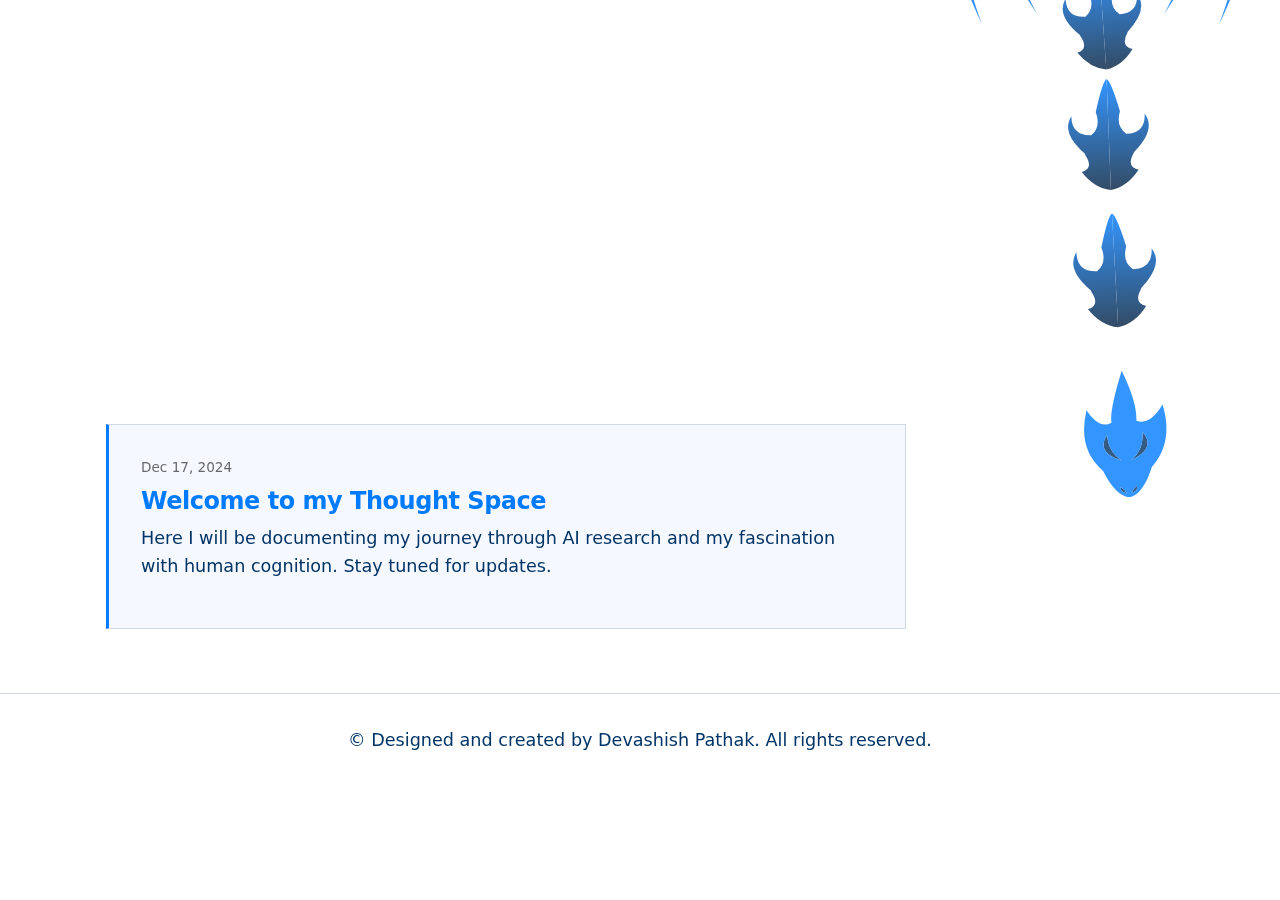
<file: blog.html>
<!DOCTYPE html>
<html lang="en">

<head>
    <meta charset="UTF-8">
    <meta name="viewport" content="width=device-width, initial-scale=1.0">
    <title>Blogs | Devashish Pathak</title>
    <meta name="description" content="Thoughts on AI, Psychology, and Technology.">
    <link rel="stylesheet" href="css/style.css">
</head>

<body>

    <!-- Navigation -->
    <nav class="navbar fade-in">
        <div class="container">
            <a href="index.html" class="logo">Port.</a>
            <ul class="nav-links">
                <li><a href="index.html#about">About</a></li>
                <li><a href="index.html#projects">Work</a></li>
                <li><a href="index.html#contact">Contact</a></li>
                <li><a href="index.html#resume" class="btn-res">Resume</a></li>
            </ul>
        </div>
    </nav>

    <header class="hero-section" style="min-height: 40vh;">
        <div class="container">
            <h1 class="hero-title fade-in-up">Blogs</h1>
            <p class="hero-subtitle fade-in-up delay-10">Exploring the intersection of Artificial Intelligence and
                Psychology.</p>
        </div>
    </header>

    <section class="section">
        <div class="container">
            <div id="blog-list" class="blog-grid animate-on-scroll">
                <!-- Blog posts will be injected here by JS -->
                <!-- Example of static post if JS fails or empty -->
                <article class="blog-card">
                    <span class="date">Dec 17, 2024</span>
                    <h3>Welcome to my Thought Space</h3>
                    <p>Here I will be documenting my journey through AI research and my fascination with human
                        cognition. Stay tuned for updates.</p>
                </article>
            </div>
        </div>
    </section>

    <!-- Footer -->
    <footer>
        <div class="container">
            <p><a href="login.html" class="hidden-login">&copy;</a> Designed and created by Devashish Pathak. All rights
                reserved.</p>
        </div>
    </footer>

    <!-- Dragon Background (Optional, kept for consistency) -->
    <div class="dragon-container">
        <svg id="dragon-svg" viewBox="0 0 800 600" preserveAspectRatio="xMidYMid slice">
            <defs>
                <g id="Cabeza" transform="matrix(1, 0, 0, 1, 0, 0)">
                    <path style="fill:#003366;fill-opacity:1"
                        d="M-28.9,-1.1L-28.55 -1.95Q-28.1 -3.1 -27.25 -2.95L-26.7 -2.95Q-27.7 -1.65 -28.9 -1.1M-18.35,-1.8Q-15.1 -10.3 -9.6 -6.05Q-15.1 -6.2 -18.35 -1.8M-18.35,1.1Q-15.1 5.45 -9.6 5.35Q-15.1 9.55 -18.35 1.1M-26.7,2.2L-27.25 2.25Q-28.1 2.4 -28.55 1.2L-28.9 0.35Q-27.7 0.9 -26.7 2.2" />
                    <path style="fill:#007bff;fill-opacity:1"
                        d="M-21.05,-8.25Q-13.6 -15.95 -1.3 -12.1Q-7.85 -8.5 -5.85 -4.35Q-2.3 -4.85 10.5 0.15Q0 4.35 -5.85 3.65Q-7.85 7.75 -1.25 12.45Q-13.6 15.2 -21.05 7.5Q-29.55 4.05 -30.2 -0.35Q-29.55 -4.8 -21.05 -8.25M-26.7,-2.95L-27.25 -2.95Q-28.1 -3.1 -28.55 -1.95L-28.9 -1.1Q-27.7 -1.65 -26.7 -2.95M-9.6,-6.05Q-15.1 -10.3 -18.35 -1.8Q-15.1 -6.2 -9.6 -6.05M-9.6,5.35Q-15.1 5.45 -18.35 1.1Q-15.1 9.55 -9.6 5.35M-28.9,0.35L-28.55 1.2Q-28.1 2.4 -27.25 2.25L-26.7 2.2Q-27.7 0.9 -28.9 0.35" />
                </g>
                <g id="Aletas" transform="matrix(1, 0, 0, 1, 0, 0)">
                    <linearGradient id="LinearGradID_1" gradientUnits="userSpaceOnUse"
                        gradientTransform="matrix(0.0935974, 0, 0, 0.188782, -20.55, 0)" spreadMethod="pad" x1="-819.2"
                        y1="0" x2="819.2" y2="0">
                        <stop offset="0" style="stop-color:#001f3f;stop-opacity:1" />
                        <stop offset="1" style="stop-color:#007bff;stop-opacity:1" />
                    </linearGradient>
                    <path style="fill:url(#LinearGradID_1) "
                        d="M29.75,-36.85Q-17.75 -61.45 -42.05 -40.95L-45.35 -38.35L-53.7 -41.15L-51.15 -44.85Q-34.85 -68.4 21 -57.8Q-32.2 -72.1 -50.25 -50Q-53.85 -45.65 -56.05 -41.95L-64.7 -43.35L-60.6 -50.3Q-45.9 -75.55 5.1 -79.35Q-2.2 -79.8 -9.45 -79.15Q-16.2 -78.55 -22.85 -77.15Q-29.85 -75.65 -36.5 -73Q-43.05 -70.4 -48.8 -66.85Q-54.55 -63.35 -56.8 -60.3L-60.5 -55.4Q-62.95 -52.1 -67 -43.55L-70.55 -43.55L-76.35 -42.95Q-74.6 -49.1 -71.85 -54.85Q-68.9 -61.25 -64.8 -67.1Q-60.8 -73 -55.45 -77.55Q-49.9 -82.35 -43.65 -85.85L-30.6 -92.7Q-24.05 -95.95 -17 -98.25Q-63.75 -86.35 -73.65 -57.1Q-75.75 -50.75 -77.45 -42.75Q-82.9 -41.75 -88 -39.65Q-87.65 -46.65 -86.3 -53.05Q-79.8 -89.8 -36.65 -117.2Q-80.65 -94.5 -87.55 -59.55Q-88.65 -54.15 -88.95 -39.4L-89.8 -38.85L-92.7 -37.6Q-93.75 -44.35 -94.1 -51.15Q-94.4 -58.2 -93.25 -65.1Q-92.15 -72.5 -90.05 -79.65Q-88.05 -86.55 -85 -93Q-82.1 -99.3 -78.45 -105.15Q-74.6 -111.35 -70.25 -117.25Q-65.95 -123.1 -61.1 -128.55Q-70.3 -119.35 -77.9 -108.7Q-86 -97.3 -90.8 -84.05Q-95.8 -70.5 -96 -56.15Q-96.1 -46 -94.05 -36.05L-93.25 -31.55Q-93.5 -35.65 -92.35 -36Q-79.85 -42 -66.6 -40.45Q-52.45 -38.85 -39.2 -33.25Q-28.3 -29.9 -21.25 -24.15Q-17.8 -23.3 -8.6 -15.6Q-12.1 -20.75 -16.75 -24.5Q-24.55 -30.7 -34.25 -34.05L-42.55 -37Q-38.9 -41.25 -31.5 -43.25Q-24.05 -45.3 -16.2 -46.3Q-8.35 -47.35 -1 -46Q5.95 -44.75 12.75 -42.85Q19.85 -40.9 29.75 -36.85M-92.45,-27.35L-94.95 -36.25Q-109.7 -105 -27.95 -154.65Q-98.65 -103.8 -91.75 -39.4L-89.95 -40.2Q-92.2 -105.25 -5.6 -130.9Q-78.8 -99.95 -87.45 -40.9Q-83.15 -42.95 -78.45 -43.95Q-70 -101.3 17.65 -103.8Q-56.9 -93.4 -74.5 -44.55L-67.4 -45.45Q-49.1 -94.95 39.25 -75.65Q-36.75 -84.35 -62.25 -44.25L-57.3 -43.6Q-31.65 -86.5 56.15 -46.05Q-20.3 -73.35 -51.35 -41.7L-45.95 -39.75Q-17.85 -71.35 51.85 -24.8Q-8.7 -56.4 -39.75 -37.05Q-28.15 -34.05 -14.25 -24.45Q-8.6 -19.85 -5.8 -16.95Q5.95 -2.4 20 0Q5.95 2.4 -5.8 16.95Q-8.6 19.85 -14.25 24.45Q-28.15 34.05 -39.75 37.05Q-8.7 56.4 51.85 24.8Q-17.85 71.35 -45.95 39.75L-51.35 41.7Q-20.3 73.35 56.15 46.1Q-31.65 86.5 -57.3 43.65L-62.25 44.3Q-36.75 84.35 39.25 75.7Q-49.1 94.95 -67.4 45.5L-74.5 44.6Q-56.9 93.4 17.65 103.85Q-70 101.3 -78.45 43.95Q-83.15 42.95 -87.45 40.9Q-78.8 99.95 -5.6 130.9Q-92.2 105.25 -89.95 40.25L-91.75 39.4Q-98.65 103.8 -27.95 154.65Q-109.7 105 -94.95 36.3L-92.45 27.35Q-93.05 33.9 -92.05 34.75Q-91.1 35.55 -88.95 36.7L-87.95 37Q-83.7 38.25 -79.05 38.8L-77.25 38.95Q-72.55 39.3 -67.5 38.85L-65.45 38.65Q-44.4 36.05 -17.8 19.6Q-9.9 12.8 -15.15 4.4Q-18.15 3.15 -19 0Q-18.15 -3.15 -15.15 -4.4Q-9.9 -12.8 -17.8 -19.6L-17.8 -19.55Q-44.4 -36.05 -65.45 -38.6L-67.5 -38.8Q-72.55 -39.3 -77.25 -38.95L-79.05 -38.75Q-83.7 -38.25 -87.95 -36.95L-88.95 -36.65Q-91.1 -35.55 -92.05 -34.7Q-93.05 -33.9 -92.45 -27.35M-8.6,15.6Q-17.8 23.3 -21.25 24.2Q-28.3 29.9 -39.2 33.3Q-52.45 38.85 -66.6 40.5Q-79.85 42 -92.35 36Q-93.5 35.65 -93.25 31.55L-94.05 36.1Q-96.1 46.05 -96 56.15Q-95.8 70.5 -90.8 84.1Q-86 97.3 -77.9 108.75Q-70.3 119.35 -61.1 128.6Q-65.95 123.1 -70.25 117.25Q-74.6 111.35 -78.45 105.15Q-82.1 99.3 -85 93Q-88.05 86.55 -90.05 79.7Q-92.15 72.5 -93.25 65.1Q-94.4 58.2 -94.1 51.2Q-93.75 44.35 -92.7 37.6L-89.8 38.9L-88.95 39.45Q-88.65 54.15 -87.55 59.55Q-80.65 94.5 -36.65 117.25Q-79.8 89.8 -86.3 53.1Q-87.65 46.65 -88 39.65Q-82.9 41.75 -77.45 42.75Q-75.75 50.75 -73.65 57.15Q-63.75 86.35 -17 98.3Q-24.05 95.95 -30.6 92.75L-43.65 85.9Q-49.9 82.35 -55.45 77.6Q-60.8 73 -64.8 67.15Q-68.9 61.25 -71.85 54.85Q-74.6 49.1 -76.35 42.95L-70.55 43.6L-67 43.6Q-62.95 52.1 -60.5 55.4L-56.8 60.35Q-54.55 63.35 -48.8 66.9Q-43.05 70.4 -36.5 73Q-29.85 75.65 -22.85 77.15Q-16.2 78.55 -9.45 79.15Q-2.2 79.8 5.1 79.35Q-45.9 75.55 -60.6 50.3L-64.7 43.4L-56.05 41.95Q-53.85 45.65 -50.25 50Q-32.2 72.1 21 57.85Q-34.85 68.4 -51.15 44.85L-53.7 41.2L-45.35 38.35L-42.05 40.95Q-17.75 61.45 29.75 36.85Q19.85 40.9 12.75 42.9Q5.95 44.75 -1 46Q-8.35 47.35 -16.2 46.35Q-24.05 45.3 -31.5 43.3Q-38.9 41.25 -42.55 37.05L-34.25 34.05Q-24.55 30.7 -16.75 24.5Q-12.1 20.75 -8.6 15.6" />
                </g>
                <g id="Espina" transform="matrix(1, 0, 0, 1, 0, 0)">
                    <linearGradient id="LinearGradID_2" gradientUnits="userSpaceOnUse"
                        gradientTransform="matrix(0.0229492, 0, 0, -0.0152893, 0, 0.05)" spreadMethod="pad" x1="-819.2"
                        y1="0" x2="819.2" y2="0">
                        <stop offset="0" style="stop-color:#001f3f;stop-opacity:1" />
                        <stop offset="1" style="stop-color:#007bff;stop-opacity:1" />
                    </linearGradient>
                    <path style="fill:url(#LinearGradID_2) "
                        d="M-18.8,0Q-17.85 -5.7 -12.3 -9.6Q-11.2 -5.35 -6.5 -8.25L-6.45 -8.2L-6.2 -8.3Q1.25 -16.25 6.65 -12.4Q0.05 -12.55 0 -5.95Q2.7 -2.4 7.75 -4.1Q18 -1.45 18.8 0L-18.8 0" />
                    <linearGradient id="LinearGradID_3" gradientUnits="userSpaceOnUse"
                        gradientTransform="matrix(0.0229492, 0, 0, 0.0152893, 0, -0.05)" spreadMethod="pad" x1="-819.2"
                        y1="0" x2="819.2" y2="0">
                        <stop offset="0" style="stop-color:#001f3f;stop-opacity:1" />
                        <stop offset="1" style="stop-color:#007bff;stop-opacity:1" />
                    </linearGradient>
                    <path style="fill:url(#LinearGradID_3) "
                        d="M18.8,0Q18 1.45 7.75 4.1Q2.7 2.4 0 5.95Q0.05 12.55 6.65 12.4Q1.25 16.25 -6.2 8.35Q-6.35 8.25 -6.45 8.25L-6.5 8.25Q-11.2 5.35 -12.3 9.6Q-17.85 5.7 -18.8 0L18.8 0" />
                </g>
            </defs>
            <g id="dragon-screen"></g>
        </svg>
    </div>

    <script src="js/main.js"></script>
    <script>
        // Inline script to render blogs from localStorage
        document.addEventListener('DOMContentLoaded', () => {
            const blogList = document.getElementById('blog-list');
            const storedPosts = JSON.parse(localStorage.getItem('blogPosts')) || [];

            // Add default post if empty
            if (storedPosts.length === 0) {
                // No action, static post remains
            } else {
                // Clear static post if we have dynamic content? 
                // Let's prepend dynamic posts or just list them.
                // For a "site builder" feel, let's keep the static one as a "Pinned" post or simple placeholder.

                storedPosts.forEach(post => {
                    const div = document.createElement('article');
                    div.className = 'blog-card';
                    div.innerHTML = `
                    <span class="date">${post.date}</span>
                    <h3>${post.title}</h3>
                    <p>${post.content}</p>
                    
                    <!-- Comment Section -->
                    <div class="comments-section" style="margin-top: 2rem; padding-top: 1rem; border-top: 1px solid var(--border-color);">
                        <h4 style="font-size: 1rem; margin-bottom: 0.5rem; color: var(--intro-text);">Comments</h4>
                        <div id="comments-${post.id}" class="comments-list" style="margin-bottom: 1rem;">
                            <!-- Comments injected here -->
                        </div>
                        
                        <form onsubmit="submitComment(event, '${post.id}')" style="display: flex; flex-direction: column; gap: 0.5rem;">
                            <input type="text" name="name" class="minimal-input" placeholder="Your Name" required style="font-size: 0.9rem; padding: 0.5rem;">
                            <textarea name="text" class="minimal-input" placeholder="Add a comment..." required rows="2" style="font-size: 0.9rem; padding: 0.5rem; resize: vertical;"></textarea>
                            <button type="submit" class="btn btn-primary" style="padding: 0.5rem 1rem; font-size: 0.8rem; align-self: flex-start;">Post</button>
                        </form>
                    </div>
                `;
                    blogList.prepend(div);

                    // Load comments for this post
                    loadComments(post.id);
                });
            }
        });

        // Comment Logic
        function loadComments(postId) {
            if (!postId) return; // Handle legacy posts without IDs gracefully

            const commentsMap = JSON.parse(localStorage.getItem('blogComments')) || {};
            const postComments = commentsMap[postId] || [];
            const listEl = document.getElementById(`comments-${postId}`);

            if (!listEl) return; // Ensure the element exists before trying to manipulate it

            listEl.innerHTML = ''; // Clear

            if (postComments.length === 0) {
                listEl.innerHTML = '<p style="font-size: 0.8rem; opacity: 0.5; font-style: italic;">No comments yet.</p>';
                return;
            }

            postComments.forEach(c => {
                const cDiv = document.createElement('div');
                cDiv.style.marginBottom = '0.75rem';
                cDiv.style.paddingLeft = '0.5rem';
                cDiv.style.borderLeft = '2px solid var(--border-color)';
                cDiv.innerHTML = `
                    <div style="font-size: 0.8rem; font-weight: bold; color: var(--primary-color);">${c.name} <span style="font-weight: normal; color: var(--intro-text); opacity: 0.5; font-size: 0.7rem;">• ${c.date}</span></div>
                    <div style="font-size: 0.9rem;">${c.text}</div>
                `;
                listEl.appendChild(cDiv);
            });
        }

        function submitComment(e, postId) {
            e.preventDefault();
            if (!postId || postId === 'undefined') {
                alert('Cannot comment on legacy posts. Only new posts support comments.');
                return;
            }

            const form = e.target;
            const name = form.name.value;
            const text = form.text.value;
            const date = new Date().toLocaleDateString('en-US', { month: 'short', day: 'numeric' });

            const newComment = { name, text, date };

            // Save to LocalStorage
            const commentsMap = JSON.parse(localStorage.getItem('blogComments')) || {};
            if (!commentsMap[postId]) commentsMap[postId] = [];

            commentsMap[postId].push(newComment);
            localStorage.setItem('blogComments', JSON.stringify(commentsMap));

            // Reload UI
            loadComments(postId);
            form.reset();
        }
    </script>
</body>

</html>
</file>
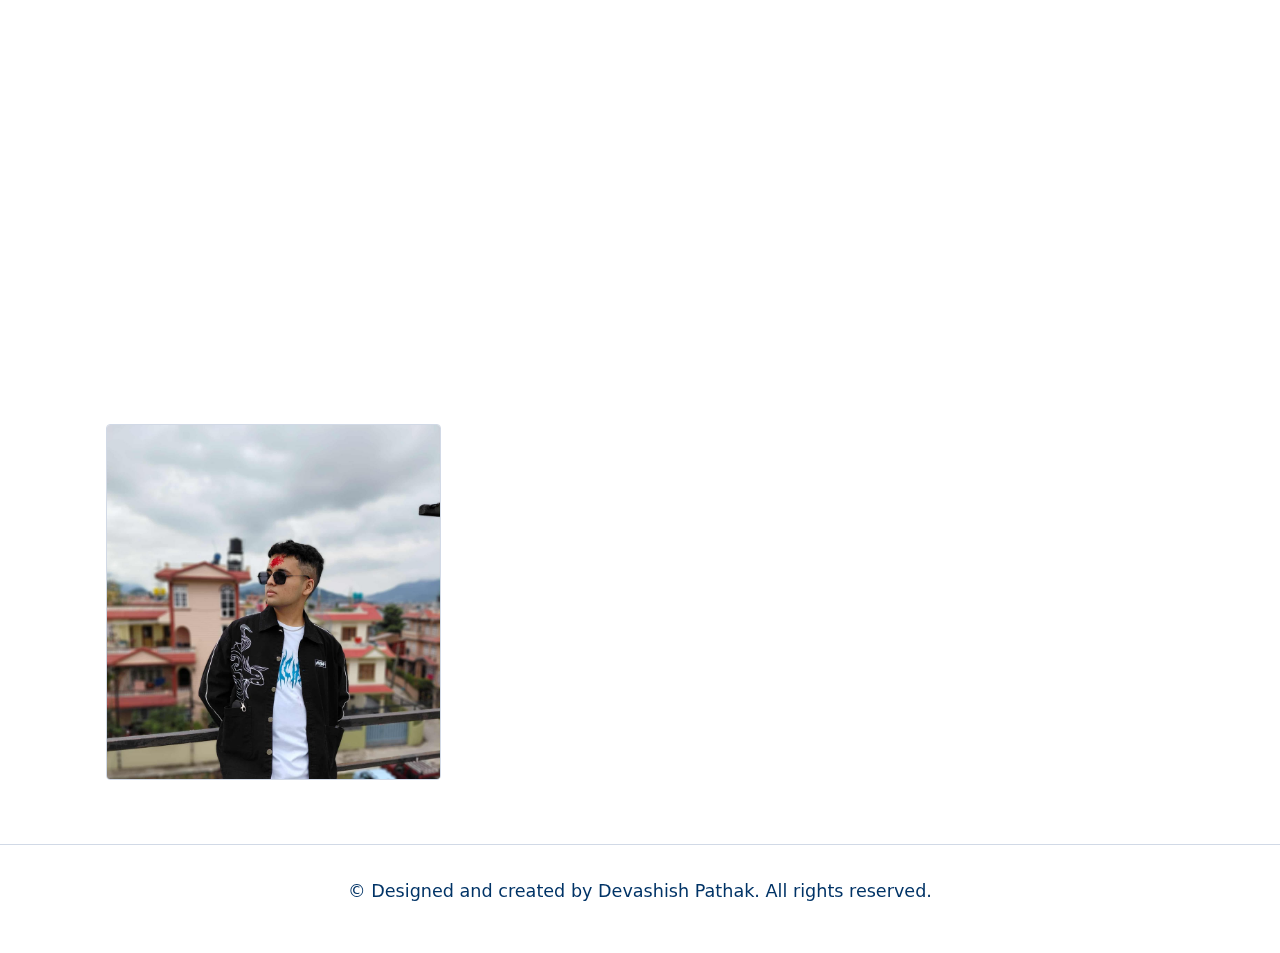
<file: gallery.html>
<!DOCTYPE html>
<html lang="en">

<head>
    <meta charset="UTF-8">
    <meta name="viewport" content="width=device-width, initial-scale=1.0">
    <title>Gallery | Devashish Pathak</title>
    <meta name="description" content="A collection of observations, environments, and compositions.">
    <link rel="stylesheet" href="css/style.css">
</head>

<body>

    <!-- Navigation -->
    <nav class="navbar fade-in">
        <div class="container">
            <a href="index.html" class="logo">Port.</a>
            <ul class="nav-links">
                <li><a href="index.html#about">About</a></li>
                <li><a href="index.html#projects">Work</a></li>
                <li><a href="index.html#contact">Contact</a></li>
                <li><a href="index.html#resume" class="btn-res">Resume</a></li>
            </ul>
        </div>
    </nav>

    <header class="hero-section" style="min-height: 40vh;">
        <div class="container">
            <h1 class="hero-title fade-in-up">Gallery</h1>
            <p class="hero-subtitle fade-in-up delay-10">Environments, details, and structures.</p>
        </div>
    </header>

    <section class="section">
        <div class="container">
            <!-- Masonry Grid -->
            <div id="gallery-grid" class="gallery-grid animate-on-scroll">
                <!-- Static Examples -->
                <div class="gallery-item">
                    <img src="assets/devashish.jpg" alt="Profile" loading="lazy">
                </div>
                <!-- Dynamic Images injected here -->
            </div>
        </div>
    </section>

    <!-- Footer -->
    <footer>
        <div class="container">
            <p><a href="login.html" class="hidden-login">&copy;</a> Designed and created by Devashish Pathak. All rights
                reserved.</p>
        </div>
    </footer>

    <!-- Dragon Background -->
    <div class="dragon-container">
        <svg id="dragon-svg" viewBox="0 0 800 600" preserveAspectRatio="xMidYMid slice">
            <!-- Simplified for bg -->
            <g id="dragon-screen"></g>
        </svg>
    </div>

    <script src="js/main.js"></script>
    <script>
        document.addEventListener('DOMContentLoaded', () => {
            const galleryGrid = document.getElementById('gallery-grid');
            const storedImages = JSON.parse(localStorage.getItem('galleryImages')) || [];

            storedImages.forEach(img => {
                const div = document.createElement('div');
                div.className = 'gallery-item';
                div.innerHTML = `<img src="${img.url}" alt="${img.caption || 'Gallery Image'}" loading="lazy">`;
                galleryGrid.prepend(div);
            });
        });
    </script>
</body>

</html>
</file>
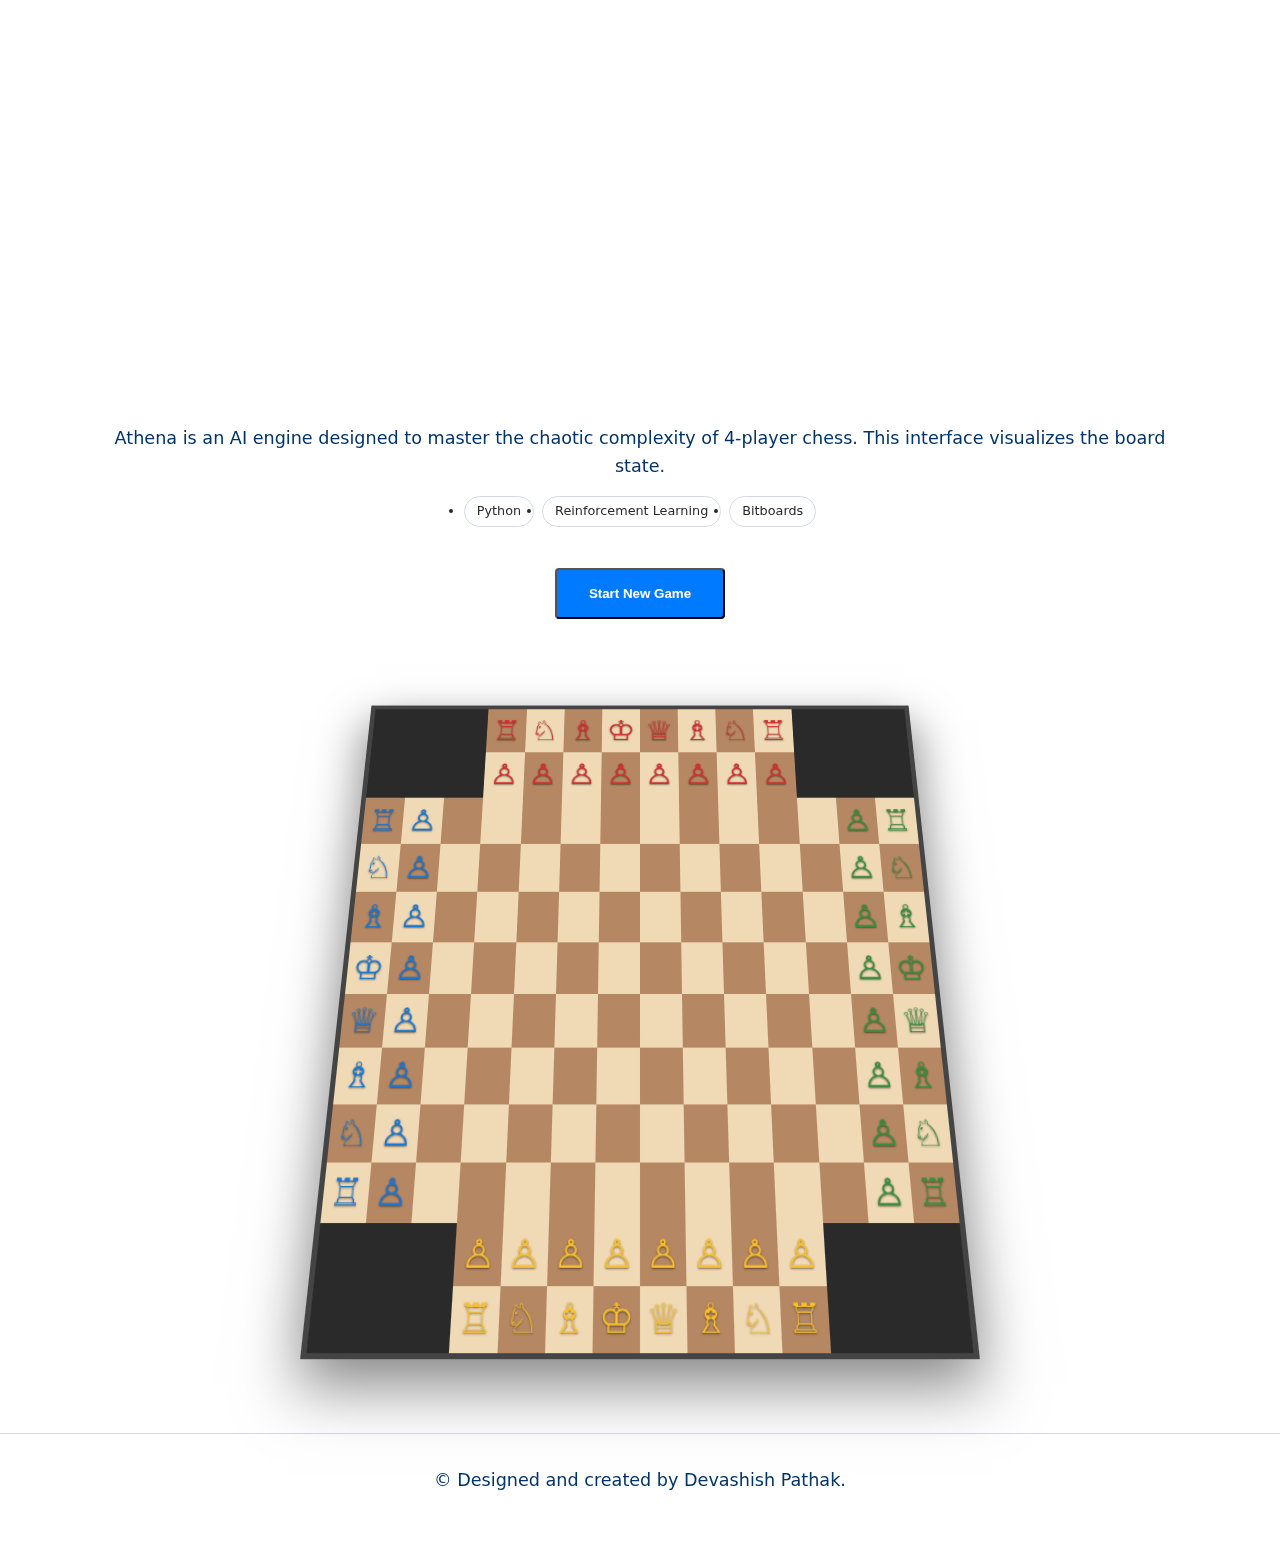
<file: project-athena.html>
<!DOCTYPE html>
<html lang="en">

<head>
    <meta charset="UTF-8">
    <meta name="viewport" content="width=device-width, initial-scale=1.0">
    <title>Athena | 4-Player Chess AI</title>
    <meta name="description" content="A Deep Reinforcement Learning engine for 4-player chess.">
    <link rel="stylesheet" href="css/style.css">
    <style>
        /* Chess Board Styles */
        .board-container {
            display: flex;
            justify-content: center;
            margin: 2rem 0;
            perspective: 1000px;
        }

        .chess-board {
            display: grid;
            grid-template-columns: repeat(14, 1fr);
            grid-template-rows: repeat(14, 1fr);
            width: 100%;
            max-width: 600px;
            aspect-ratio: 1;
            background: #2a2a2a;
            border: 5px solid #444;
            transform: rotateX(20deg);
            box-shadow: 0 20px 50px rgba(0, 0, 0, 0.5);
        }

        .cell {
            width: 100%;
            height: 100%;
            display: flex;
            align-items: center;
            justify-content: center;
            font-size: 2.2rem;
            /* Bigger pieces */
            position: relative;
            cursor: pointer;
        }

        /* Flying Piece for Animation */
        .flying-piece {
            position: absolute;
            font-size: 2.5rem;
            z-index: 100;
            pointer-events: none;
            transition: all 0.5s ease-in-out;
            text-shadow: 0 5px 15px rgba(0, 0, 0, 0.5);
        }

        /* Color Schemes */
        .white-cell {
            background-color: #f0d9b5;
            color: black;
        }

        .black-cell {
            background-color: #b58863;
            color: black;
        }

        .empty-cell {
            background-color: transparent;
            border: none;
        }

        /* Piece Colors */
        .piece-red {
            color: #d32f2f;
            text-shadow: 0 1px 2px rgba(0, 0, 0, 0.5);
        }

        .piece-blue {
            color: #1976d2;
            text-shadow: 0 1px 2px rgba(0, 0, 0, 0.5);
        }

        .piece-yellow {
            color: #fbc02d;
            text-shadow: 0 1px 2px rgba(0, 0, 0, 0.5);
        }

        .piece-green {
            color: #388e3c;
            text-shadow: 0 1px 2px rgba(0, 0, 0, 0.5);
        }

        /* Responsive */
        @media (max-width: 600px) {
            .cell {
                font-size: 0.8rem;
            }
        }
    </style>
</head>

<body>

    <!-- Navigation -->
    <nav class="navbar fade-in">
        <div class="container">
            <a href="index.html" class="logo">Port.</a>
            <ul class="nav-links">
                <li><a href="index.html#projects">Work</a></li>
                <li><a href="ai-workshop.html" class="btn-res">AI Workshop</a></li>
            </ul>
        </div>
    </nav>

    <header class="hero-section" style="min-height: 40vh;">
        <div class="container">
            <h1 class="hero-title fade-in-up">Athena</h1>
            <p class="hero-subtitle fade-in-up delay-10">4-Player Chess Engine powered by Deep Reinforcement Learning.
            </p>
        </div>
    </header>

    <section class="section">
        <div class="container">
            <div class="project-details" style="text-align: center; margin-bottom: 2rem;">
                <p>Athena is an AI engine designed to master the chaotic complexity of 4-player chess. This interface
                    visualizes the board state.</p>
                <div class="tags" style="justify-content: center; margin-top: 1rem;">
                    <li>Python</li>
                    <li>Reinforcement Learning</li>
                    <li>Bitboards</li>
                </div>
                <br>
                <button id="start-game" class="btn btn-primary">Start New Game</button>
            </div>

            <!-- Board Visualization -->
            <div class="board-container animate-on-scroll">
                <div id="chessboard" class="chess-board">
                    <!-- JS will populate grid -->
                </div>
            </div>


        </div>
    </section>

    <!-- Footer -->
    <footer>
        <div class="container">
            <p>&copy; Designed and created by Devashish Pathak.</p>
        </div>
    </footer>

    <!-- Dragon Background -->
    <div class="dragon-container">
        <svg id="dragon-svg" viewBox="0 0 800 600" preserveAspectRatio="xMidYMid slice">
            <g id="dragon-screen"></g>
        </svg>
    </div>

    <script src="js/main.js"></script>
    <script>
        document.addEventListener('DOMContentLoaded', () => {
            const boardEl = document.getElementById('chessboard');
            const startBtn = document.getElementById('start-game');
            const size = 14;

            // Game State
            let boardState = [];
            let currentPlayer = 0; // 0: Red, 1: Blue, 2: Yellow, 3: Green
            let colors = ['red', 'blue', 'yellow', 'green'];
            let isGameActive = false;
            let selectedPiece = null;
            let isAnimating = false;

            function initBoard() {
                boardState = Array(size).fill(null).map(() => Array(size).fill(null));
                const place = (r, c, type, color) => {
                    const icons = { 'P': '&#9817;', 'R': '&#9814;', 'N': '&#9816;', 'B': '&#9815;', 'Q': '&#9813;', 'K': '&#9812;' };
                    boardState[r][c] = { type, color, icon: icons[type] };
                };

                // Setup (Same as before)
                // Red (Top)
                for (let c = 3; c <= 10; c++) place(1, c, 'P', 'red');
                place(0, 3, 'R', 'red'); place(0, 10, 'R', 'red');
                place(0, 4, 'N', 'red'); place(0, 9, 'N', 'red');
                place(0, 5, 'B', 'red'); place(0, 8, 'B', 'red');
                place(0, 6, 'K', 'red'); place(0, 7, 'Q', 'red');
                // Yellow (Bottom - User)
                for (let c = 3; c <= 10; c++) place(12, c, 'P', 'yellow');
                place(13, 3, 'R', 'yellow'); place(13, 10, 'R', 'yellow');
                place(13, 4, 'N', 'yellow'); place(13, 9, 'N', 'yellow');
                place(13, 5, 'B', 'yellow'); place(13, 8, 'B', 'yellow');
                place(13, 6, 'K', 'yellow'); place(13, 7, 'Q', 'yellow');
                // Blue (Left)
                for (let r = 3; r <= 10; r++) place(r, 1, 'P', 'blue');
                place(3, 0, 'R', 'blue'); place(10, 0, 'R', 'blue');
                place(4, 0, 'N', 'blue'); place(9, 0, 'N', 'blue');
                place(5, 0, 'B', 'blue'); place(8, 0, 'B', 'blue');
                place(6, 0, 'K', 'blue'); place(7, 0, 'Q', 'blue');
                // Green (Right)
                for (let r = 3; r <= 10; r++) place(r, 12, 'P', 'green');
                place(3, 13, 'R', 'green'); place(10, 13, 'R', 'green');
                place(4, 13, 'N', 'green'); place(9, 13, 'N', 'green');
                place(5, 13, 'B', 'green'); place(8, 13, 'B', 'green');
                place(6, 13, 'K', 'green'); place(7, 13, 'Q', 'green');

                renderBoard();
            }

            function isValidSquare(r, c) {
                if (r < 0 || r >= size || c < 0 || c >= size) return false;
                const isTopLeft = r < 3 && c < 3;
                const isTopRight = r < 3 && c > 10;
                const isBottomLeft = r > 10 && c < 3;
                const isBottomRight = r > 10 && c > 10;
                return !(isTopLeft || isTopRight || isBottomLeft || isBottomRight);
            }

            function renderBoard() {
                boardEl.innerHTML = '';
                for (let r = 0; r < size; r++) {
                    for (let c = 0; c < size; c++) {
                        const div = document.createElement('div');
                        div.className = 'cell';
                        div.id = `cell-${r}-${c}`; // ID for animation target

                        if (isValidSquare(r, c)) {
                            if ((r + c) % 2 === 0) div.classList.add('white-cell');
                            else div.classList.add('black-cell');

                            const piece = boardState[r][c];
                            if (piece) {
                                div.innerHTML = piece.icon;
                                div.classList.add(`piece-${piece.color}`);
                            }

                            div.addEventListener('click', () => handleCellClick(r, c));

                            if (selectedPiece && selectedPiece.r === r && selectedPiece.c === c) {
                                div.style.backgroundColor = 'rgba(255, 255, 0, 0.5)';
                            }
                        } else {
                            div.classList.add('empty-cell');
                        }
                        boardEl.appendChild(div);
                    }
                }
            }

            function handleCellClick(r, c) {
                // Human is Yellow (Player 2)
                if (!isGameActive || currentPlayer !== 2 || isAnimating) return;

                const clickedPiece = boardState[r][c];

                if (clickedPiece && clickedPiece.color === 'yellow') {
                    selectedPiece = { r, c };
                    renderBoard();
                    return;
                }

                if (selectedPiece) {
                    // Valid move logic (simplified)
                    if (isValidSquare(r, c) && (!clickedPiece || clickedPiece.color !== 'yellow')) {
                        animateMove(selectedPiece.r, selectedPiece.c, r, c, () => {
                            movePiece(selectedPiece.r, selectedPiece.c, r, c);
                            selectedPiece = null;
                            renderBoard();
                            nextTurn();
                        });
                    }
                }
            }

            function movePiece(fromR, fromC, toR, toC) {
                boardState[toR][toC] = boardState[fromR][fromC];
                boardState[fromR][fromC] = null;
            }

            function animateMove(fromR, fromC, toR, toC, callback) {
                isAnimating = true;
                const fromCell = document.getElementById(`cell-${fromR}-${fromC}`);
                const toCell = document.getElementById(`cell-${toR}-${toC}`);

                // Create flying piece
                const piece = boardState[fromR][fromC];
                const flyer = document.createElement('div');
                flyer.innerHTML = piece.icon;
                flyer.className = `flying-piece piece-${piece.color}`;

                // Position
                const fromRect = fromCell.getBoundingClientRect();
                const toRect = toCell.getBoundingClientRect();

                flyer.style.left = fromRect.left + 'px';
                flyer.style.top = fromRect.top + 'px';
                flyer.style.width = fromRect.width + 'px';
                flyer.style.height = fromRect.height + 'px';
                flyer.style.display = 'flex';
                flyer.style.alignItems = 'center';
                flyer.style.justifyContent = 'center';

                document.body.appendChild(flyer);

                // Hide original piece temporarily
                fromCell.innerHTML = '';

                // Trigger reflow
                flyer.offsetHeight;

                // Animate
                flyer.style.left = toRect.left + 'px';
                flyer.style.top = toRect.top + 'px';

                setTimeout(() => {
                    flyer.remove();
                    isAnimating = false;
                    callback();
                }, 500); // 0.5s duration matches CSS
            }

            function nextTurn() {
                currentPlayer = (currentPlayer + 1) % 4;
                console.log(`Turn: ${colors[currentPlayer]}`);

                if (currentPlayer !== 2) { // If not Human (Yellow)
                    setTimeout(aiMove, 800);
                }
            }

            function aiMove() {
                const color = colors[currentPlayer];
                const myPieces = [];
                for (let r = 0; r < size; r++) {
                    for (let c = 0; c < size; c++) {
                        if (boardState[r][c] && boardState[r][c].color === color) {
                            myPieces.push({ r, c });
                        }
                    }
                }

                if (myPieces.length === 0) { nextTurn(); return; }

                let moved = false;
                let attempts = 0;
                while (!moved && attempts < 100) {
                    const p = myPieces[Math.floor(Math.random() * myPieces.length)];
                    const dr = Math.floor(Math.random() * 3) - 1;
                    const dc = Math.floor(Math.random() * 3) - 1;

                    if (dr === 0 && dc === 0) continue;

                    const targetR = p.r + dr;
                    const targetC = p.c + dc;

                    if (isValidSquare(targetR, targetC)) {
                        const target = boardState[targetR][targetC];
                        if (!target || target.color !== color) {
                            // Check valid move logic more strictly? Nah, standard demo.
                            // But we must animate!
                            animateMove(p.r, p.c, targetR, targetC, () => {
                                movePiece(p.r, p.c, targetR, targetC);
                                renderBoard();
                                nextTurn();
                            });
                            moved = true;
                        }
                    }
                    attempts++;
                }

                // If stuck, skip turn (prevent infinite loop)
                if (!moved) nextTurn();
            }

            startBtn.addEventListener('click', () => {
                initBoard();
                isGameActive = true;
                currentPlayer = 0; // Red starts
                startBtn.textContent = "Restart Game";

                // Start AI sequence (Red -> Blue -> Human -> Green)
                setTimeout(aiMove, 1000);
            });

            initBoard();
        });
    </script>
</body>

</html>
</file>
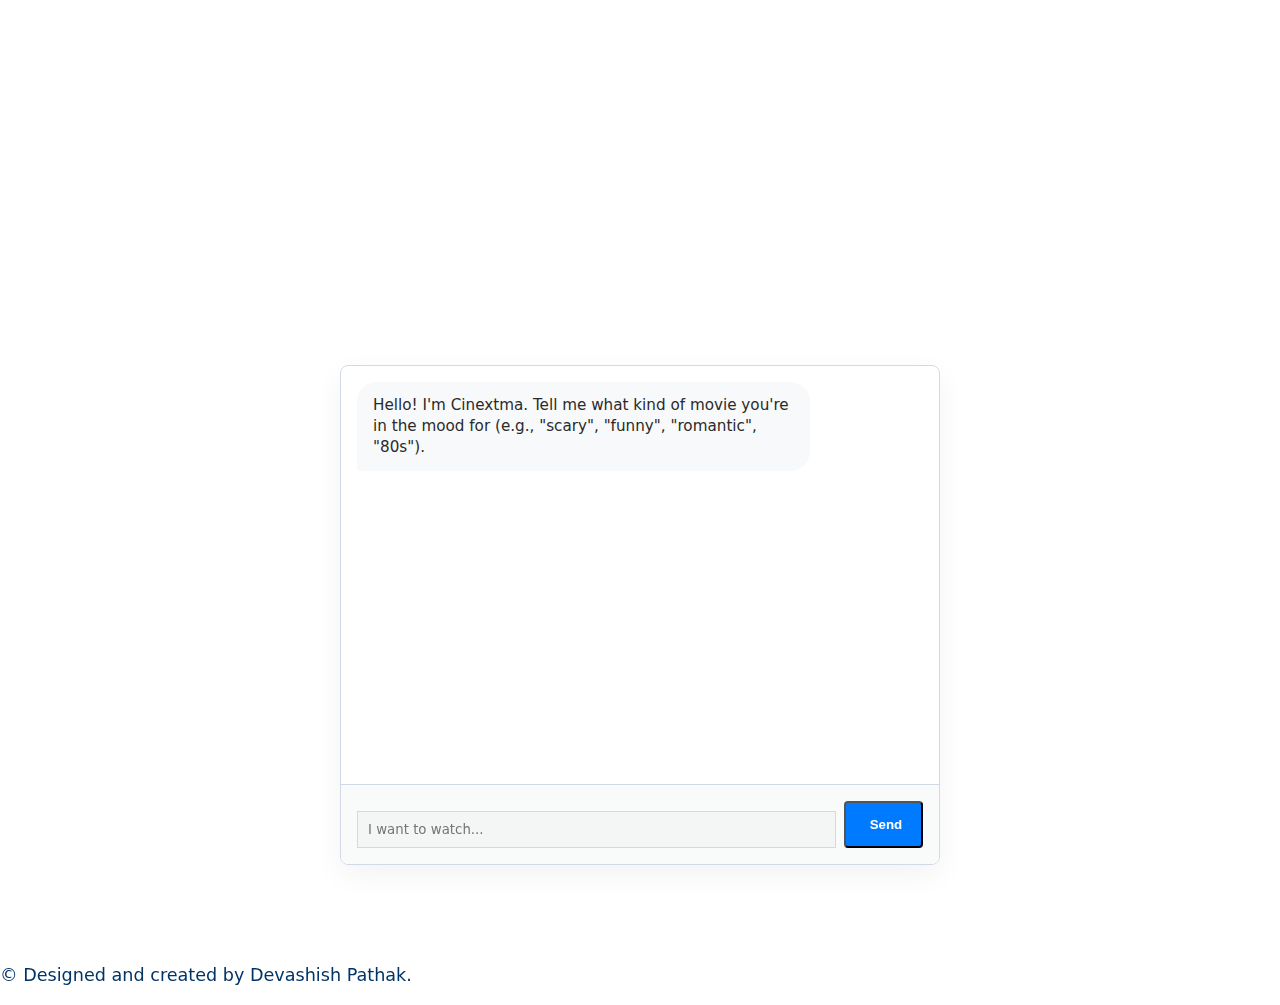
<file: project-cinextma.html>
<!DOCTYPE html>
<html lang="en">

<head>
    <meta charset="UTF-8">
    <meta name="viewport" content="width=device-width, initial-scale=1.0">
    <title>Cinextma | Movie AI</title>
    <meta name="description" content="An AI-powered movie recommendation chatbot.">
    <link rel="stylesheet" href="css/style.css">
    <style>
        .chat-container {
            max-width: 600px;
            margin: 2rem auto;
            background: rgba(255, 255, 255, 0.9);
            border: 1px solid var(--border-color);
            border-radius: 8px;
            height: 500px;
            display: flex;
            flex-direction: column;
            overflow: hidden;
            box-shadow: 0 10px 30px rgba(0, 0, 0, 0.05);
        }

        .chat-messages {
            flex: 1;
            padding: 1rem;
            overflow-y: auto;
            display: flex;
            flex-direction: column;
            gap: 1rem;
        }

        .message {
            max-width: 80%;
            padding: 0.8rem 1rem;
            border-radius: 20px;
            font-size: 0.95rem;
            line-height: 1.4;
        }

        .bot-message {
            align-self: flex-start;
            background: var(--light-gray);
            color: var(--intro-text);
            border-bottom-left-radius: 2px;
        }

        .user-message {
            align-self: flex-end;
            background: var(--primary-color);
            color: white;
            border-bottom-right-radius: 2px;
        }

        .chat-input-area {
            padding: 1rem;
            background: rgba(248, 249, 250, 0.9);
            border-top: 1px solid var(--border-color);
            display: flex;
            gap: 0.5rem;
        }

        /* Scrollbar */
        .chat-messages::-webkit-scrollbar {
            width: 5px;
        }

        .chat-messages::-webkit-scrollbar-thumb {
            background: var(--border-color);
            border-radius: 5px;
        }
    </style>
</head>

<body>

    <!-- Navigation -->
    <nav class="navbar fade-in">
        <div class="container">
            <a href="index.html" class="logo">Port.</a>
            <ul class="nav-links">
                <li><a href="index.html#projects">Work</a></li>
                <li><a href="ai-workshop.html" class="btn-res">AI Workshop</a></li>
            </ul>
        </div>
    </nav>

    <header class="hero-section" style="min-height: 20vh;">
        <div class="container">
            <h1 class="hero-title fade-in-up">Cinextma</h1>
            <p class="hero-subtitle fade-in-up delay-10">Your personal movie guide. Just ask.</p>
        </div>
    </header>

    <section class="section">
        <div class="container animate-on-scroll">
            <div class="chat-container">
                <div id="messages" class="chat-messages">
                    <div class="message bot-message">Hello! I'm Cinextma. Tell me what kind of movie you're in the mood
                        for (e.g., "scary", "funny", "romantic", "80s").</div>
                </div>
                <form id="chat-form" class="chat-input-area">
                    <input type="text" id="user-input" class="minimal-input" placeholder="I want to watch..." required
                        style="margin-bottom: 0;">
                    <button type="submit" class="btn btn-primary" style="padding: 0 1.5rem;">Send</button>
                </form>
            </div>


        </div>
    </section>

    <p>&copy; Designed and created by Devashish Pathak.</p>
    </div>
    </footer>

    <!-- Dragon Background -->
    <div class="dragon-container">
        <svg id="dragon-svg" viewBox="0 0 800 600" preserveAspectRatio="xMidYMid slice">
            <g id="dragon-screen"></g>
        </svg>
    </div>

    <script src="js/main.js"></script>
    <script>
        document.addEventListener('DOMContentLoaded', () => {
            const messages = document.getElementById('messages');
            const form = document.getElementById('chat-form');
            const input = document.getElementById('user-input');

            // Simple "Database"
            const movies = {
                horror: ["The Shining", "Hereditary", "A Quiet Place", "Get Out", "The Conjuring", "It Follows", "The Witch", "Sinister"],
                comedy: ["Superbad", "The Grand Budapest Hotel", "Booksmart", "Palm Springs", "Monty Python and the Holy Grail", "Ferris Bueller's Day Off", "Game Night"],
                action: ["Mad Max: Fury Road", "John Wick", "Die Hard", "The Dark Knight", "Inception", "Gladiator", "The Matrix", "Terminator 2"],
                romance: ["La La Land", "The Notebook", "Pride and Prejudice", "Before Sunrise", "Eternal Sunshine", "Casablanca", "When Harry Met Sally"],
                scifi: ["Blade Runner 2049", "Interstellar", "Dune", "Ex Machina", "Arrival", "2001: A Space Odyssey", "The Martian"],
                drama: ["The Godfather", "Schindler's List", "Parasite", "Whiplash", "The Shawshank Redemption", "Fight Club", "Good Will Hunting"]
            };

            const keywords = {
                horror: ['scary', 'horror', 'spooky', 'ghost', 'fear', 'creepy'],
                comedy: ['funny', 'laugh', 'comedy', 'humor', 'fun', 'hilarious'],
                action: ['action', 'fight', 'explosion', 'thrill', 'fast', 'adventure'],
                romance: ['love', 'romantic', 'romance', 'couple', 'heart', 'date'],
                scifi: ['space', 'future', 'robot', 'alien', 'sci-fi', 'technology', 'science'],
                drama: ['sad', 'drama', 'serious', 'cry', 'emotional', 'intense']
            };

            // State
            let lastGenre = null;

            form.addEventListener('submit', (e) => {
                e.preventDefault();
                const text = input.value.trim();
                if (!text) return;

                addMessage(text, 'user');
                input.value = '';

                // Simulate delay
                setTimeout(() => {
                    const response = getRecommendation(text);
                    addMessage(response, 'bot');
                }, 600);
            });

            function addMessage(text, sender) {
                const div = document.createElement('div');
                div.className = `message ${sender}-message`;
                div.textContent = text;
                messages.appendChild(div);
                messages.scrollTop = messages.scrollHeight;
            }

            function getRecommendation(text) {
                const lower = text.toLowerCase();
                let matchedGenre = null;

                // 1. Check for specific genre keywords
                for (const [genre, words] of Object.entries(keywords)) {
                    if (words.some(w => lower.includes(w))) {
                        matchedGenre = genre;
                        break;
                    }
                }

                // 2. Handle follow-up inputs ("another", "more", "else", "again")
                if (!matchedGenre && lastGenre) {
                    if (lower.includes('another') || lower.includes('more') || lower.includes('else') || lower.includes('recommend') || lower.includes('one') || lower.includes('yes') || lower.includes('okay')) {
                        matchedGenre = lastGenre;
                    }
                }

                if (matchedGenre) {
                    lastGenre = matchedGenre; // Update context
                    const list = movies[matchedGenre];
                    const randomMovie = list[Math.floor(Math.random() * list.length)];

                    // Varied responses
                    const responses = [
                        `How about "${randomMovie}"? It's a great ${matchedGenre} film.`,
                        `You might enjoy "${randomMovie}".`,
                        `I'd recommend "${randomMovie}".`,
                        `Check out "${randomMovie}"!`
                    ];
                    return responses[Math.floor(Math.random() * responses.length)];
                } else {
                    return "I'm not sure what kind of movie you're looking for. You can ask for mystery, comedy, sci-fi, or just say 'surprise me' (actually I don't support that yet, try a genre!).";
                }
            }
        });
    </script>
</body>

</html>
</file>
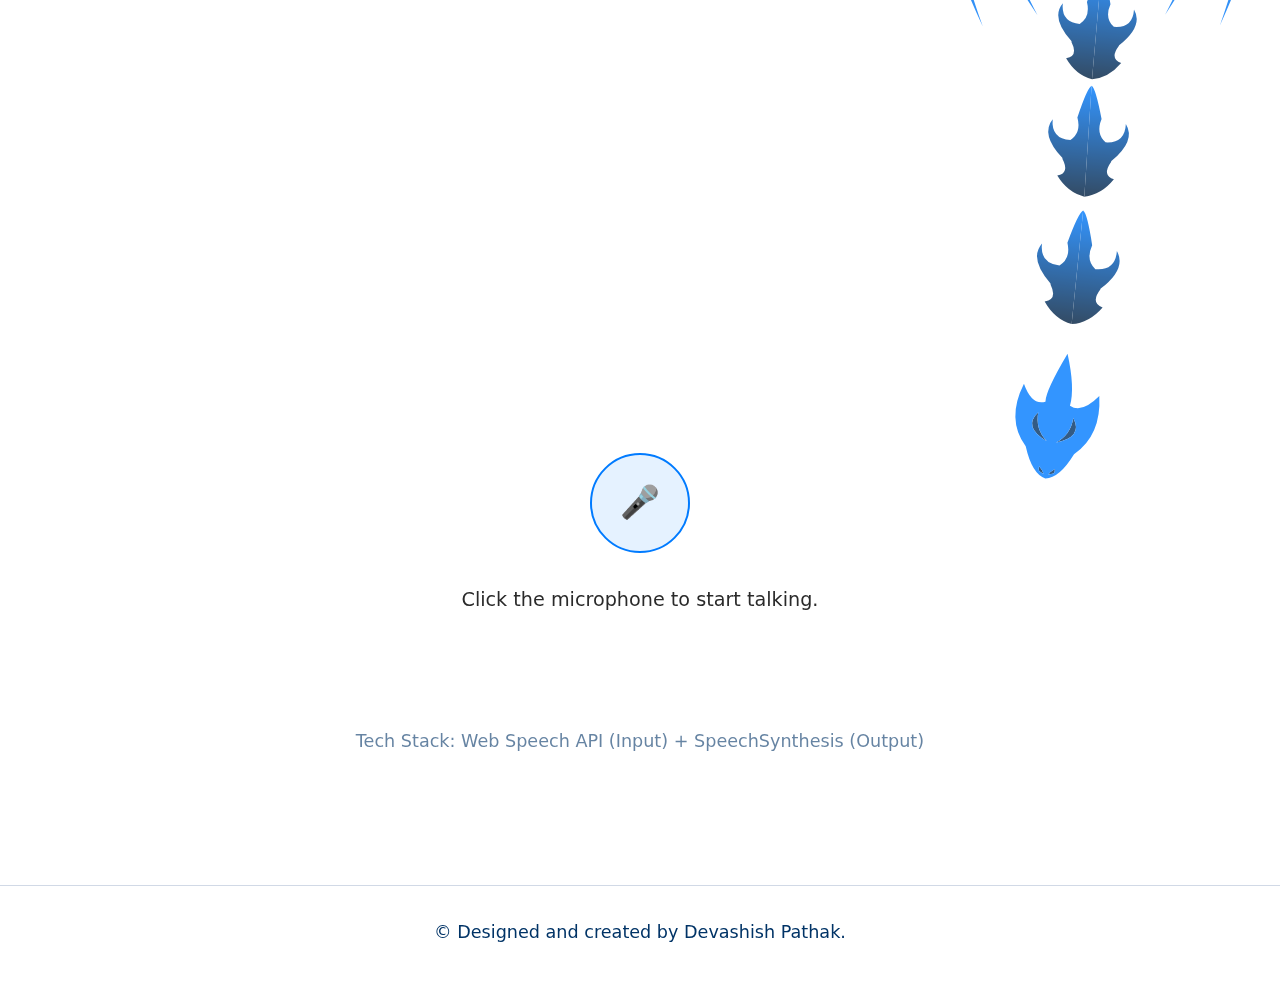
<file: project-therapist.html>
<!DOCTYPE html>
<html lang="en">

<head>
    <meta charset="UTF-8">
    <meta name="viewport" content="width=device-width, initial-scale=1.0">
    <title>AI Therapist | Voice Assistant</title>
    <meta name="description" content="An empathetic AI voice assistant for mental health support.">
    <link rel="stylesheet" href="css/style.css">
    <style>
        .therapist-container {
            display: flex;
            flex-direction: column;
            align-items: center;
            justify-content: center;
            min-height: 50vh;
            text-align: center;
        }

        .mic-btn {
            width: 100px;
            height: 100px;
            border-radius: 50%;
            background: rgba(0, 123, 255, 0.1);
            border: 2px solid var(--primary-color);
            color: var(--primary-color);
            font-size: 2rem;
            cursor: pointer;
            transition: all 0.3s ease;
            display: flex;
            align-items: center;
            justify-content: center;
            margin: 2rem 0;
            position: relative;
        }

        .mic-btn:hover {
            background: var(--primary-color);
            color: white;
            box-shadow: 0 0 30px var(--primary-color);
        }

        .mic-btn.listening {
            animation: pulse 1.5s infinite;
            background: var(--primary-color);
            color: white;
        }

        @keyframes pulse {
            0% {
                transform: scale(1);
                box-shadow: 0 0 0 0 rgba(0, 123, 255, 0.7);
            }

            70% {
                transform: scale(1.1);
                box-shadow: 0 0 0 20px rgba(0, 123, 255, 0);
            }

            100% {
                transform: scale(1);
                box-shadow: 0 0 0 0 rgba(0, 123, 255, 0);
            }
        }

        .status-text {
            font-size: 1.2rem;
            color: var(--intro-text);
            min-height: 1.5em;
        }

        .transcript {
            margin-top: 2rem;
            max-width: 600px;
            color: var(--intro-text);
            opacity: 0.8;
            font-style: italic;
        }
    </style>
</head>

<body>

    <!-- Navigation -->
    <nav class="navbar fade-in">
        <div class="container">
            <a href="index.html" class="logo">Port.</a>
            <ul class="nav-links">
                <li><a href="index.html#projects">Work</a></li>
                <li><a href="ai-workshop.html" class="btn-res">AI Workshop</a></li>
            </ul>
        </div>
    </nav>

    <header class="hero-section" style="min-height: 30vh;">
        <div class="container">
            <h1 class="hero-title fade-in-up">AI Therapist</h1>
            <p class="hero-subtitle fade-in-up delay-10">A compassionate voice assistant powered by empathetic logic.
            </p>
        </div>
    </header>

    <section class="section">
        <div class="container therapist-container animate-on-scroll">
            <div id="mic-btn" class="mic-btn">
                <span id="mic-icon">&#127908;</span> <!-- Mic Icon -->
            </div>

            <p id="status" class="status-text">Click the microphone to start talking.</p>
            <p id="transcript" class="transcript"></p>

            <div style="margin-top: 3rem; font-size: 0.9rem; opacity: 0.6;">
                <p>Tech Stack: Web Speech API (Input) + SpeechSynthesis (Output)</p>
            </div>
        </div>
    </section>

    <!-- Footer -->
    <footer>
        <div class="container">
            <p>&copy; Designed and created by Devashish Pathak.</p>
        </div>
    </footer>

    <div class="dragon-container">
        <svg id="dragon-svg" viewBox="0 0 800 600" preserveAspectRatio="xMidYMid slice">
            <defs>
                <g id="Cabeza" transform="matrix(1, 0, 0, 1, 0, 0)">
                    <path style="fill:#003366;fill-opacity:1"
                        d="M-28.9,-1.1L-28.55 -1.95Q-28.1 -3.1 -27.25 -2.95L-26.7 -2.95Q-27.7 -1.65 -28.9 -1.1M-18.35,-1.8Q-15.1 -10.3 -9.6 -6.05Q-15.1 -6.2 -18.35 -1.8M-18.35,1.1Q-15.1 5.45 -9.6 5.35Q-15.1 9.55 -18.35 1.1M-26.7,2.2L-27.25 2.25Q-28.1 2.4 -28.55 1.2L-28.9 0.35Q-27.7 0.9 -26.7 2.2" />
                    <path style="fill:#007bff;fill-opacity:1"
                        d="M-21.05,-8.25Q-13.6 -15.95 -1.3 -12.1Q-7.85 -8.5 -5.85 -4.35Q-2.3 -4.85 10.5 0.15Q0 4.35 -5.85 3.65Q-7.85 7.75 -1.25 12.45Q-13.6 15.2 -21.05 7.5Q-29.55 4.05 -30.2 -0.35Q-29.55 -4.8 -21.05 -8.25M-26.7,-2.95L-27.25 -2.95Q-28.1 -3.1 -28.55 -1.95L-28.9 -1.1Q-27.7 -1.65 -26.7 -2.95M-9.6,-6.05Q-15.1 -10.3 -18.35 -1.8Q-15.1 -6.2 -9.6 -6.05M-9.6,5.35Q-15.1 5.45 -18.35 1.1Q-15.1 9.55 -9.6 5.35M-28.9,0.35L-28.55 1.2Q-28.1 2.4 -27.25 2.25L-26.7 2.2Q-27.7 0.9 -28.9 0.35" />
                </g>
                <g id="Aletas" transform="matrix(1, 0, 0, 1, 0, 0)">
                    <linearGradient id="LinearGradID_1" gradientUnits="userSpaceOnUse"
                        gradientTransform="matrix(0.0935974, 0, 0, 0.188782, -20.55, 0)" spreadMethod="pad" x1="-819.2"
                        y1="0" x2="819.2" y2="0">
                        <stop offset="0" style="stop-color:#001f3f;stop-opacity:1" />
                        <stop offset="1" style="stop-color:#007bff;stop-opacity:1" />
                    </linearGradient>
                    <path style="fill:url(#LinearGradID_1) "
                        d="M29.75,-36.85Q-17.75 -61.45 -42.05 -40.95L-45.35 -38.35L-53.7 -41.15L-51.15 -44.85Q-34.85 -68.4 21 -57.8Q-32.2 -72.1 -50.25 -50Q-53.85 -45.65 -56.05 -41.95L-64.7 -43.35L-60.6 -50.3Q-45.9 -75.55 5.1 -79.35Q-2.2 -79.8 -9.45 -79.15Q-16.2 -78.55 -22.85 -77.15Q-29.85 -75.65 -36.5 -73Q-43.05 -70.4 -48.8 -66.85Q-54.55 -63.35 -56.8 -60.3L-60.5 -55.4Q-62.95 -52.1 -67 -43.55L-70.55 -43.55L-76.35 -42.95Q-74.6 -49.1 -71.85 -54.85Q-68.9 -61.25 -64.8 -67.1Q-60.8 -73 -55.45 -77.55Q-49.9 -82.35 -43.65 -85.85L-30.6 -92.7Q-24.05 -95.95 -17 -98.25Q-63.75 -86.35 -73.65 -57.1Q-75.75 -50.75 -77.45 -42.75Q-82.9 -41.75 -88 -39.65Q-87.65 -46.65 -86.3 -53.05Q-79.8 -89.8 -36.65 -117.2Q-80.65 -94.5 -87.55 -59.55Q-88.65 -54.15 -88.95 -39.4L-89.8 -38.85L-92.7 -37.6Q-93.75 -44.35 -94.1 -51.15Q-94.4 -58.2 -93.25 -65.1Q-92.15 -72.5 -90.05 -79.65Q-88.05 -86.55 -85 -93Q-82.1 -99.3 -78.45 -105.15Q-74.6 -111.35 -70.25 -117.25Q-65.95 -123.1 -61.1 -128.55Q-70.3 -119.35 -77.9 -108.7Q-86 -97.3 -90.8 -84.05Q-95.8 -70.5 -96 -56.15Q-96.1 -46 -94.05 -36.05L-93.25 -31.55Q-93.5 -35.65 -92.35 -36Q-79.85 -42 -66.6 -40.45Q-52.45 -38.85 -39.2 -33.25Q-28.3 -29.9 -21.25 -24.15Q-17.8 -23.3 -8.6 -15.6Q-12.1 -20.75 -16.75 -24.5Q-24.55 -30.7 -34.25 -34.05L-42.55 -37Q-38.9 -41.25 -31.5 -43.25Q-24.05 -45.3 -16.2 -46.3Q-8.35 -47.35 -1 -46Q5.95 -44.75 12.75 -42.85Q19.85 -40.9 29.75 -36.85M-92.45,-27.35L-94.95 -36.25Q-109.7 -105 -27.95 -154.65Q-98.65 -103.8 -91.75 -39.4L-89.95 -40.2Q-92.2 -105.25 -5.6 -130.9Q-78.8 -99.95 -87.45 -40.9Q-83.15 -42.95 -78.45 -43.95Q-70 -101.3 17.65 -103.8Q-56.9 -93.4 -74.5 -44.55L-67.4 -45.45Q-49.1 -94.95 39.25 -75.65Q-36.75 -84.35 -62.25 -44.25L-57.3 -43.6Q-31.65 -86.5 56.15 -46.05Q-20.3 -73.35 -51.35 -41.7L-45.95 -39.75Q-17.85 -71.35 51.85 -24.8Q-8.7 -56.4 -39.75 -37.05Q-28.15 -34.05 -14.25 -24.45Q-8.6 -19.85 -5.8 -16.95Q5.95 -2.4 20 0Q5.95 2.4 -5.8 16.95Q-8.6 19.85 -14.25 24.45Q-28.15 34.05 -39.75 37.05Q-8.7 56.4 51.85 24.8Q-17.85 71.35 -45.95 39.75L-51.35 41.7Q-20.3 73.35 56.15 46.1Q-31.65 86.5 -57.3 43.65L-62.25 44.3Q-36.75 84.35 39.25 75.7Q-49.1 94.95 -67.4 45.5L-74.5 44.6Q-56.9 93.4 17.65 103.85Q-70 101.3 -78.45 43.95Q-83.15 42.95 -87.45 40.9Q-78.8 99.95 -5.6 130.9Q-92.2 105.25 -89.95 40.25L-91.75 39.4Q-98.65 103.8 -27.95 154.65Q-109.7 105 -94.95 36.3L-92.45 27.35Q-93.05 33.9 -92.05 34.75Q-91.1 35.55 -88.95 36.7L-87.95 37Q-83.7 38.25 -79.05 38.8L-77.25 38.95Q-72.55 39.3 -67.5 38.85L-65.45 38.65Q-44.4 36.05 -17.8 19.6Q-9.9 12.8 -15.15 4.4Q-18.15 3.15 -19 0Q-18.15 -3.15 -15.15 -4.4Q-9.9 -12.8 -17.8 -19.6L-17.8 -19.55Q-44.4 -36.05 -65.45 -38.6L-67.5 -38.8Q-72.55 -39.3 -77.25 -38.95L-79.05 -38.75Q-83.7 -38.25 -87.95 -36.95L-88.95 -36.65Q-91.1 -35.55 -92.05 -34.7Q-93.05 -33.9 -92.45 -27.35M-8.6,15.6Q-17.8 23.3 -21.25 24.2Q-28.3 29.9 -39.2 33.3Q-52.45 38.85 -66.6 40.5Q-79.85 42 -92.35 36Q-93.5 35.65 -93.25 31.55L-94.05 36.1Q-96.1 46.05 -96 56.15Q-95.8 70.5 -90.8 84.1Q-86 97.3 -77.9 108.75Q-70.3 119.35 -61.1 128.6Q-65.95 123.1 -70.25 117.25Q-74.6 111.35 -78.45 105.15Q-82.1 99.3 -85 93Q-88.05 86.55 -90.05 79.7Q-92.15 72.5 -93.25 65.1Q-94.4 58.2 -94.1 51.2Q-93.75 44.35 -92.7 37.6L-89.8 38.9L-88.95 39.45Q-88.65 54.15 -87.55 59.55Q-80.65 94.5 -36.65 117.25Q-79.8 89.8 -86.3 53.1Q-87.65 46.65 -88 39.65Q-82.9 41.75 -77.45 42.75Q-75.75 50.75 -73.65 57.15Q-63.75 86.35 -17 98.3Q-24.05 95.95 -30.6 92.75L-43.65 85.9Q-49.9 82.35 -55.45 77.6Q-60.8 73 -64.8 67.15Q-68.9 61.25 -71.85 54.85Q-74.6 49.1 -76.35 42.95L-70.55 43.6L-67 43.6Q-62.95 52.1 -60.5 55.4L-56.8 60.35Q-54.55 63.35 -48.8 66.9Q-43.05 70.4 -36.5 73Q-29.85 75.65 -22.85 77.15Q-16.2 78.55 -9.45 79.15Q-2.2 79.8 5.1 79.35Q-45.9 75.55 -60.6 50.3L-64.7 43.4L-56.05 41.95Q-53.85 45.65 -50.25 50Q-32.2 72.1 21 57.85Q-34.85 68.4 -51.15 44.85L-53.7 41.2L-45.35 38.35L-42.05 40.95Q-17.75 61.45 29.75 36.85Q19.85 40.9 12.75 42.9Q5.95 44.75 -1 46Q-8.35 47.35 -16.2 46.35Q-24.05 45.3 -31.5 43.3Q-38.9 41.25 -42.55 37.05L-34.25 34.05Q-24.55 30.7 -16.75 24.5Q-12.1 20.75 -8.6 15.6" />
                </g>
                <g id="Espina" transform="matrix(1, 0, 0, 1, 0, 0)">
                    <linearGradient id="LinearGradID_2" gradientUnits="userSpaceOnUse"
                        gradientTransform="matrix(0.0229492, 0, 0, -0.0152893, 0, 0.05)" spreadMethod="pad" x1="-819.2"
                        y1="0" x2="819.2" y2="0">
                        <stop offset="0" style="stop-color:#001f3f;stop-opacity:1" />
                        <stop offset="1" style="stop-color:#007bff;stop-opacity:1" />
                    </linearGradient>
                    <path style="fill:url(#LinearGradID_2) "
                        d="M-18.8,0Q-17.85 -5.7 -12.3 -9.6Q-11.2 -5.35 -6.5 -8.25L-6.45 -8.2L-6.2 -8.3Q1.25 -16.25 6.65 -12.4Q0.05 -12.55 0 -5.95Q2.7 -2.4 7.75 -4.1Q18 -1.45 18.8 0L-18.8 0" />
                    <linearGradient id="LinearGradID_3" gradientUnits="userSpaceOnUse"
                        gradientTransform="matrix(0.0229492, 0, 0, 0.0152893, 0, -0.05)" spreadMethod="pad" x1="-819.2"
                        y1="0" x2="819.2" y2="0">
                        <stop offset="0" style="stop-color:#001f3f;stop-opacity:1" />
                        <stop offset="1" style="stop-color:#007bff;stop-opacity:1" />
                    </linearGradient>
                    <path style="fill:url(#LinearGradID_3) "
                        d="M18.8,0Q18 1.45 7.75 4.1Q2.7 2.4 0 5.95Q0.05 12.55 6.65 12.4Q1.25 16.25 -6.2 8.35Q-6.35 8.25 -6.45 8.25L-6.5 8.25Q-11.2 5.35 -12.3 9.6Q-17.85 5.7 -18.8 0L18.8 0" />
                </g>
            </defs>
            <g id="dragon-screen"></g>
        </svg>
    </div>

    <script src="js/main.js"></script>
    <script>
        document.addEventListener('DOMContentLoaded', () => {
            const micBtn = document.getElementById('mic-btn');
            const status = document.getElementById('status');
            const transcriptDisplay = document.getElementById('transcript');

            // Speech Recognition Setup
            const SpeechRecognition = window.SpeechRecognition || window.webkitSpeechRecognition;

            if (!SpeechRecognition) {
                status.textContent = "Sorry, your browser doesn't support Voice Input.";
                micBtn.style.display = 'none';
                return;
            }

            const recognition = new SpeechRecognition();
            recognition.continuous = false;
            recognition.lang = 'en-US';
            recognition.interimResults = false;

            micBtn.addEventListener('click', () => {
                try {
                    recognition.start();
                    micBtn.classList.add('listening');
                    status.textContent = "Listening...";
                } catch (e) {
                    console.log('Recognition likely already started');
                }
            });

            recognition.onend = () => {
                micBtn.classList.remove('listening');
                // Don't reset status immediately, wait for response
            };

            recognition.onresult = (event) => {
                const text = event.results[0][0].transcript;
                transcriptDisplay.textContent = `You said: "${text}"`;
                respondTo(text);
            };

            function respondTo(text) {
                status.textContent = "Thinking...";
                const lowerText = text.toLowerCase();
                let response = "I'm listening. Tell me more about how that makes you feel.";

                // Basic ELIZA-like logic
                if (lowerText.includes('sad') || lowerText.includes('depressed') || lowerText.includes('unhappy')) {
                    response = "I'm sorry to hear you're feeling down. It's okay to feel this way. What do you think is causing these feelings?";
                } else if (lowerText.includes('anxious') || lowerText.includes('worried') || lowerText.includes('scared')) {
                    response = "Anxiety can be overwhelming. Try to take a deep breath. I'm here with you. What is on your mind right now?";
                } else if (lowerText.includes('happy') || lowerText.includes('good') || lowerText.includes('great')) {
                    response = "That matches the energy I like to see! I'm glad things are going well. What made you feel this way?";
                } else if (lowerText.includes('hello') || lowerText.includes('hi')) {
                    response = "Hello there. I am here to listen. How are you feeling today?";
                }

                speak(response);
            }

            function speak(text) {
                const utterance = new SpeechSynthesisUtterance(text);
                const voices = window.speechSynthesis.getVoices();

                // Try to find a female voice (often Google US English Female, or Microsoft Zira)
                const femaleVoice = voices.find(v => v.name.includes('Female') || v.name.includes('Samantha') || v.name.includes('Google US English'));
                if (femaleVoice) utterance.voice = femaleVoice;

                // Adjust pitch/rate for a calming effect
                utterance.pitch = 1.1;
                utterance.rate = 0.9;

                status.textContent = "Speaking...";
                window.speechSynthesis.speak(utterance);

                utterance.onend = () => {
                    status.textContent = "Click to speak again.";
                };
            }
        });
    </script>
</body>

</html>
</file>
<file: css/style.css>
/* 
   Portfolio Minimalist Theme 
   Author: Devashish Pathak
*/

:root {
    /* Blue-White Theme Colors */
    --bg-color: #ffffff;
    /* Pure White */
    --text-primary: #003366;
    /* Dark Navy Blue */
    --text-secondary: #0056b3;
    /* Medium Royal Blue */
    --intro-text: #2a2a2a;
    /* Dark Gray for readability */
    --primary-color: #007bff;
    /* Bright Primary Blue */
    --accent-color: #0056b3;
    /* Accent Blue */
    --accent-secondary: #009E60;
    /* Keeping Jade Green as a subtle counterpoint */
    --light-gray: #f8f9fa;
    /* Very Light Gray for cards */
    --border-color: #d1d9e6;
    /* Soft Blueish Border */

    /* Typography */
    --font-heading: 'Inter', system-ui, -apple-system, sans-serif;
    --font-body: 'Inter', system-ui, -apple-system, sans-serif;

    /* Spacing */
    --spacing-xs: 0.5rem;
    --spacing-sm: 1rem;
    --spacing-md: 2rem;
    --spacing-lg: 4rem;
    --spacing-xl: 8rem;

    /* Transitions */
    --transition-fast: 0.3s ease;
    --transition-smooth: 0.6s cubic-bezier(0.16, 1, 0.3, 1);
}

/* Custom Scrollbar */
::-webkit-scrollbar {
    width: 10px;
}

::-webkit-scrollbar-track {
    background: var(--bg-color);
}

::-webkit-scrollbar-thumb {
    background: var(--border-color);
    border-radius: 10px;
    border: 2px solid var(--bg-color);
}

::-webkit-scrollbar-thumb:hover {
    background: var(--primary-color);
}

/* Reset & Base */
* {
    margin: 0;
    padding: 0;
    box-sizing: border-box;
}

html {
    scroll-behavior: smooth;
}

body {
    font-family: var(--font-body);
    background-color: var(--bg-color);
    color: var(--text-primary);
    line-height: 1.6;
    -webkit-font-smoothing: antialiased;
}

a {
    text-decoration: none;
    color: inherit;
    transition: color var(--transition-fast);
}

ul {
    list-style: none;
}

img {
    max-width: 100%;
    display: block;
}

/* Typography Utilities */
h1,
h2,
h3,
h4 {
    font-weight: 700;
    line-height: 1.2;
    letter-spacing: -0.02em;
    color: var(--text-primary);
}

h1 {
    font-size: 3.5rem;
}

h2 {
    font-size: 2.5rem;
    margin-bottom: var(--spacing-md);
}

h3 {
    font-size: 1.5rem;
}

p {
    font-size: 1.1rem;
    color: var(--text-primary);
    margin-bottom: var(--spacing-sm);
}

/* Layout Utilities */
.container {
    width: 90%;
    max-width: 1100px;
    margin: 0 auto;
    padding: 0 var(--spacing-sm);
    position: relative;
    z-index: 1;
    /* Ensure content is above background elements */
}

.section {
    padding: var(--spacing-lg) 0;
    /* Reduced from xl (8rem) to lg (4rem) */
}

.bg-light {
    background-color: var(--light-gray);
}

/* Components: Navbar */
.navbar {
    position: fixed;
    top: 0;
    left: 0;
    width: 100%;
    padding: var(--spacing-sm) 0;
    background: rgba(255, 255, 255, 0.9);
    /* Matches bg-color with transparency */
    backdrop-filter: blur(10px);
    z-index: 1000;
    display: flex;
    align-items: center;
    border-bottom: 1px solid rgba(0, 123, 255, 0.1);
}

.navbar .container {
    display: flex;
    justify-content: space-between;
    align-items: center;
}

.logo {
    font-size: 1.5rem;
    font-weight: 700;
    letter-spacing: -0.03em;
    color: var(--primary-color);
}

.nav-links {
    display: flex;
    gap: var(--spacing-md);
}

.nav-links a {
    font-size: 0.95rem;
    font-weight: 500;
    color: var(--text-primary);
}

.nav-links a:hover {
    color: var(--primary-color);
}

.btn-res {
    border-bottom: 2px solid var(--primary-color);
}

/* Components: Buttons */
.btn {
    display: inline-block;
    padding: 1rem 2rem;
    background: var(--primary-color);
    color: white;
    font-weight: 600;
    border-radius: 4px;
    transition: all 0.4s cubic-bezier(0.175, 0.885, 0.32, 1.275);
    /* Bouncy transition */
    position: relative;
    overflow: hidden;
    z-index: 1;
}

.btn:hover {
    transform: translateY(-5px) scale(1.05);
    box-shadow: 0 10px 20px rgba(0, 123, 255, 0.4);
    /* Glow effect */
}

.btn::after {
    /* Ripple/Fill effect on hover */
    content: '';
    position: absolute;
    top: 0;
    left: 0;
    width: 0%;
    height: 100%;
    background-color: rgba(255, 255, 255, 0.2);
    transition: width 0.3s ease;
    z-index: -1;
}

.btn:hover::after {
    width: 100%;
}

/* Hero Section */
.hero-section {
    min-height: 80vh;
    /* Reduced from 100vh to pull content up */
    display: flex;
    align-items: center;
    justify-content: center;
    text-align: left;
    padding-top: var(--spacing-lg);
    padding-bottom: var(--spacing-md);
    /* Add explicit bottom padding */
    position: relative;
    overflow: hidden;
}

/* Intro specific styles to keep light/white */
.hero-title {
    font-size: 4.5rem;
    margin-bottom: var(--spacing-sm);
    color: var(--intro-text);
}

.hero-subtitle {
    font-size: 1.5rem;
    margin-bottom: var(--spacing-md);
    max-width: 600px;
    color: var(--intro-text);
    opacity: 0.9;
}

/* Hero Flex Layout */
.hero-flex-wrapper {
    display: flex;
    align-items: center;
    justify-content: space-between;
    gap: 4rem;
    width: 100%;
}

.hero-text-content {
    flex: 1;
}

.hero-image-container {
    flex: 0 0 350px;
    /* Fixed width for image container */
    display: flex;
    justify-content: center;
    align-items: center;
    position: relative;
}

.profile-img {
    width: 350px;
    height: 350px;
    object-fit: cover;
    border-radius: 50%;
    /* Circular border */
    box-shadow: 0 0 30px 10px rgba(255, 255, 255, 0.8) inset, 0 0 50px rgba(0, 0, 0, 0.1);
    /* Blending effect */
    border: none;
    transition: transform 0.3s ease;
    mask-image: radial-gradient(circle, black 60%, transparent 100%);
    -webkit-mask-image: radial-gradient(circle, black 60%, transparent 100%);
}

.profile-img:hover {
    transform: scale(1.02);
}

.highlight {
    color: var(--primary-color);
}

/* Dragon Animation Background */
.dragon-container {
    position: fixed;
    top: 0;
    left: 0;
    width: 100vw;
    height: 100vh;
    z-index: -1;
    pointer-events: none;
    overflow: hidden;
}

#dragon-svg {
    position: absolute;
    top: 50%;
    left: 50%;
    width: 120%;
    /* Larger than container to allow movement */
    height: 120%;
    transform: translate(-50%, -50%);
    opacity: 0.8;
}

.breathing {
    animation: breathe 6s ease-in-out infinite;
    transform-origin: center;
}

@keyframes breathe {

    0%,
    100% {
        transform: scale(1);
    }

    50% {
        transform: scale(1.05);
    }
}

/* Projects Grid */
.projects-grid {
    display: grid;
    grid-template-columns: repeat(auto-fit, minmax(300px, 1fr));
    gap: var(--spacing-md);
}

.project-card {
    background: rgba(240, 244, 255, 0.6);
    /* Semi-transparent light blue to blend */
    backdrop-filter: blur(5px);
    /* Glassmorphism effect */
    padding: var(--spacing-md);
    border: 1px solid var(--border-color);
    transition: transform var(--transition-fast), box-shadow var(--transition-fast), border-color var(--transition-fast);
}

.project-card:hover {
    transform: translateY(-5px);
    box-shadow: 0 10px 20px rgba(0, 123, 255, 0.1);
    /* Subtle blue glow shadow */
    border-color: var(--primary-color);
}

.project-info h3 {
    margin-bottom: var(--spacing-xs);
}

.tags {
    display: flex;
    gap: 0.5rem;
    margin: 1rem 0;
}

.tags li {
    font-size: 0.8rem;
    background: rgba(255, 255, 255, 0.05);
    /* Slight highlight backdrop */
    padding: 0.25rem 0.75rem;
    border-radius: 50px;
    color: var(--intro-text);
    /* Brighter text for visibility */
    border: 1px solid var(--border-color);
}

.link-arrow {
    font-weight: 600;
    font-size: 0.9rem;
    margin-top: 1rem;
    display: inline-block;
    color: var(--primary-color);
}

/* Contact */
.contact-content {
    max-width: 600px;
}

.email-link {
    font-size: 2rem;
    font-weight: 700;
    display: block;
    margin: var(--spacing-md) 0;
    word-break: break-all;
    color: var(--primary-color);
}

.email-link:hover {
    text-decoration: underline;
}

.social-links {
    display: flex;
    gap: var(--spacing-md);
}

.social-links a {
    font-weight: 500;
    border-bottom: 1px solid transparent;
}

.social-links a:hover {
    color: var(--primary-color);
    border-bottom-color: var(--primary-color);
}

/* Resume Page Specifics - Integrated */
.section-header {
    display: flex;
    justify-content: space-between;
    align-items: center;
    margin-bottom: var(--spacing-md);
    flex-wrap: wrap;
    gap: 1rem;
}

.resume-container {
    padding: var(--spacing-md);
    background: rgba(240, 244, 255, 0.6);
    /* Semi-transparent light blue */
    backdrop-filter: blur(5px);
    /* Glassmorphism effect */
    border: 1px solid var(--border-color);
    box-shadow: 0 5px 15px rgba(0, 0, 0, 0.05);
}

.resume-header {
    margin-bottom: var(--spacing-lg);
    border-bottom: 1px solid var(--border-color);
    padding-bottom: var(--spacing-md);
}

.resume-header h3 {
    font-size: 2.5rem;
    margin-bottom: 0.5rem;
    color: var(--primary-color);
}

.role {
    font-size: 1.25rem;
    color: var(--accent-color);
    /* Gold for title */
    margin-bottom: 1rem;
    font-weight: 600;
}

.divider {
    border: 0;
    border-top: 1px solid var(--primary-color);
    margin: var(--spacing-md) 0;
    opacity: 0.3;
}

.resume-section {
    margin-bottom: var(--spacing-lg);
}

.resume-item {
    margin-bottom: var(--spacing-md);
}

.item-header h3 {
    font-size: 1.25rem;
    margin-bottom: 0.25rem;
}

.item-header .date {
    font-size: 0.9rem;
    color: var(--text-secondary);
    display: block;
    margin-bottom: 0.25rem;
}

.company {
    font-weight: 600;
    margin-bottom: 0.5rem;
    color: var(--primary-color);
}

.resume-item ul {
    list-style: none;
    /* Custom bullet */
    padding-left: 0;
}

.resume-item li {
    margin-bottom: 0.25rem;
    color: var(--text-secondary);
    padding-left: 1.2rem;
    position: relative;
}

.resume-item li::before {
    content: "•";
    color: var(--accent-color);
    position: absolute;
    left: 0;
    font-weight: bold;
}

.skills-list {
    display: flex;
    flex-wrap: wrap;
    gap: 1rem;
}

.skills-list li {
    background: var(--bg-color);
    padding: 0.5rem 1rem;
    border-radius: 4px;
    font-size: 0.9rem;
    border: 1px solid var(--border-color);
}

/* Footer */
footer {
    padding: var(--spacing-md) 0;
    border-top: 1px solid var(--border-color);
    text-align: center;
    font-size: 0.9rem;
    color: var(--text-secondary);
}

/* Animations */
.fade-in {
    opacity: 0;
    animation: fadeIn 1s ease forwards;
}

.fade-in-up {
    opacity: 0;
    transform: translateY(30px);
    animation: fadeInUp 1s cubic-bezier(0.16, 1, 0.3, 1) forwards;
}

.delay-1 {
    animation-delay: 0.2s;
}

.delay-2 {
    animation-delay: 0.4s;
}

/* Scroll Animations (triggered by JS) */
.animate-on-scroll {
    opacity: 0;
    transform: translateY(30px);
    transition: opacity 0.8s ease-out, transform 0.8s ease-out;
}

.animate-on-scroll.visible {
    opacity: 1;
    transform: translateY(0);
}

@keyframes fadeIn {
    to {
        opacity: 1;
    }
}

@keyframes fadeInUp {
    to {
        opacity: 1;
        transform: translateY(0);
    }
}

/* Mobile Responsiveness */
@media (max-width: 768px) {
    :root {
        --spacing-lg: 3rem;
        --spacing-xl: 5rem;
    }

    h1 {
        font-size: 2.5rem;
    }

    h2 {
        font-size: 2rem;
    }

    .hero-title {
        font-size: 3rem;
    }

    .nav-links {
        display: none;
    }

    .container {
        width: 92%;
    }
}

/* Typing Animation */
.typing-cursor {
    display: inline-block;
    width: 3px;
    background-color: var(--intro-text);
    animation: blink 1s step-end infinite;
    margin-left: 10px;
    height: 1em;
    /* Explicit height needed if empty */
    vertical-align: middle;
    /* Better alignment */
}

/* Pop Up Animation */
.pop-up-anim {
    opacity: 1;
    animation: popUpInterval 10s cubic-bezier(0.16, 1, 0.3, 1) infinite;
    /* Duration 10s: ~6s visible, ~0.5s collapse, ~2.5s collapsed, ~1s return */
}

@keyframes popUpInterval {

    0%,
    60% {
        transform: scale(1);
        opacity: 1;
    }

    65% {
        transform: scale(0);
        opacity: 0;
    }

    90% {
        transform: scale(0);
        opacity: 0;
    }

    95% {
        transform: scale(1.1);
        opacity: 1;
    }

    100% {
        transform: scale(1);
        opacity: 1;
    }
}

/* Glow Animation */
.glow-anim {
    opacity: 0;
    animation: fadeInUp 1s cubic-bezier(0.16, 1, 0.3, 1) forwards, glowPulse 3s ease-in-out infinite alternate;
}

@keyframes glowPulse {
    0% {
        text-shadow: 0 0 5px rgba(0, 123, 255, 0.2);
    }

    100% {
        text-shadow: 0 0 20px rgba(255, 255, 255, 0.7), 0 0 15px rgba(0, 123, 255, 0.5);
    }
}

.glow-anim:hover {
    text-shadow: 0 0 10px #fff, 0 0 20px #fff, 0 0 30px #007bff, 0 0 40px #007bff, 0 0 50px #007bff, 0 0 60px #007bff, 0 0 70px #007bff;
    /* Very bright neon glow - Blue */
    transition: text-shadow 0.3s ease;
}

@keyframes blink {

    from,
    to {
        opacity: 1;
    }

    50% {
        opacity: 0;
    }
}

/* Global Link Zoom Effect */
.nav-links a,
.social-links a,
.email-link,
.link-arrow {
    display: inline-block;
    /* Required for transform */
    transition: transform 0.2s ease, color 0.3s ease, border-bottom 0.3s ease;
}

.nav-links a:hover,
.social-links a:hover,
.email-link:hover,
.link-arrow:hover {
    transform: scale(1.1);
}

/* --- New Pages & Admin Styles --- */

/* Blog List */
.blog-grid {
    display: flex;
    flex-direction: column;
    gap: var(--spacing-md);
    max-width: 800px;
}

.blog-card {
    background: rgba(240, 244, 255, 0.6);
    backdrop-filter: blur(5px);
    padding: var(--spacing-md);
    border: 1px solid var(--border-color);
    border-left: 3px solid var(--primary-color);
    transition: transform var(--transition-fast);
}

.blog-card:hover {
    transform: translateX(10px);
    background: rgba(240, 244, 255, 0.8);
}

.blog-card .date {
    display: block;
    font-size: 0.85rem;
    color: var(--intro-text);
    margin-bottom: 0.5rem;
    opacity: 0.7;
}

.blog-card h3 {
    font-size: 1.5rem;
    color: var(--primary-color);
    margin-bottom: 0.5rem;
}

/* Gallery Masonry */
.gallery-grid {
    column-count: 3;
    column-gap: var(--spacing-md);
}

.gallery-item {
    break-inside: avoid;
    margin-bottom: var(--spacing-md);
    border-radius: 4px;
    overflow: hidden;
    position: relative;
    border: 1px solid var(--border-color);
    transition: transform 0.3s ease;
}

.gallery-item:hover {
    transform: scale(1.02);
    z-index: 10;
    box-shadow: 0 10px 30px rgba(0, 123, 255, 0.1);
}

@media (max-width: 768px) {
    .gallery-grid {
        column-count: 1;
    }
}

/* Hidden Login Trigger */
.hidden-login {
    color: inherit;
    text-decoration: none;
    cursor: default;
    /* Looks unclickable */
}

/* Admin/Login Pages */
.login-container,
.dashboard-container {
    max-width: 500px;
    margin: 100px auto;
    padding: var(--spacing-md);
    background: rgba(255, 255, 255, 0.9);
    border: 1px solid var(--border-color);
    text-align: center;
}

.dashboard-container {
    max-width: 800px;
    text-align: left;
}

.minimal-input,
.minimal-textarea {
    width: 100%;
    padding: 10px;
    margin: 10px 0;
    background: rgba(0, 0, 0, 0.02);
    border: 1px solid var(--border-color);
    color: var(--text-primary);
    font-family: var(--font-body);
}

.minimal-input:focus,
.minimal-textarea:focus {
    outline: none;
    border-color: var(--primary-color);
}

.dashboard-tabs {
    display: flex;
    gap: 1rem;
    margin-bottom: 1rem;
    border-bottom: 1px solid var(--border-color);
}

.tab-btn {
    background: none;
    border: none;
    padding: 10px 20px;
    color: var(--intro-text);
    cursor: pointer;
    font-weight: bold;
    opacity: 0.6;
}

.tab-btn.active {
    opacity: 1;
    border-bottom: 2px solid var(--primary-color);
    color: var(--primary-color);
}

.tab-content {
    display: none;
}

.tab-content.active {
    display: block;
    animation: fadeIn 0.5s ease;
}

/* Print Styles */
@media print {
    body {
        background: white;
        color: black;
    }

    .navbar,
    .hero-section,
    .dragon-container,
    .no-print,
    .project-card,
    #about,
    #projects,
    #contact,
    footer,
    .hidden-login {
        display: none !important;
    }

    .resume-container {
        background: none;
        backdrop-filter: none;
        border: none;
        box-shadow: none;
        color: black;
        width: 100%;
        margin: 0;
        padding: 0;
    }

    .item-header h4 {
        color: black;
    }

    .company,
    .role,
    .resume-header h3 {
        color: black !important;
        /* Force black for print */
    }

    .resume-item li,
    .item-header .date {
        color: #333;
    }

    /* Reset link colors */
    a {
        color: black;
        text-decoration: none;
    }
}
</file>
